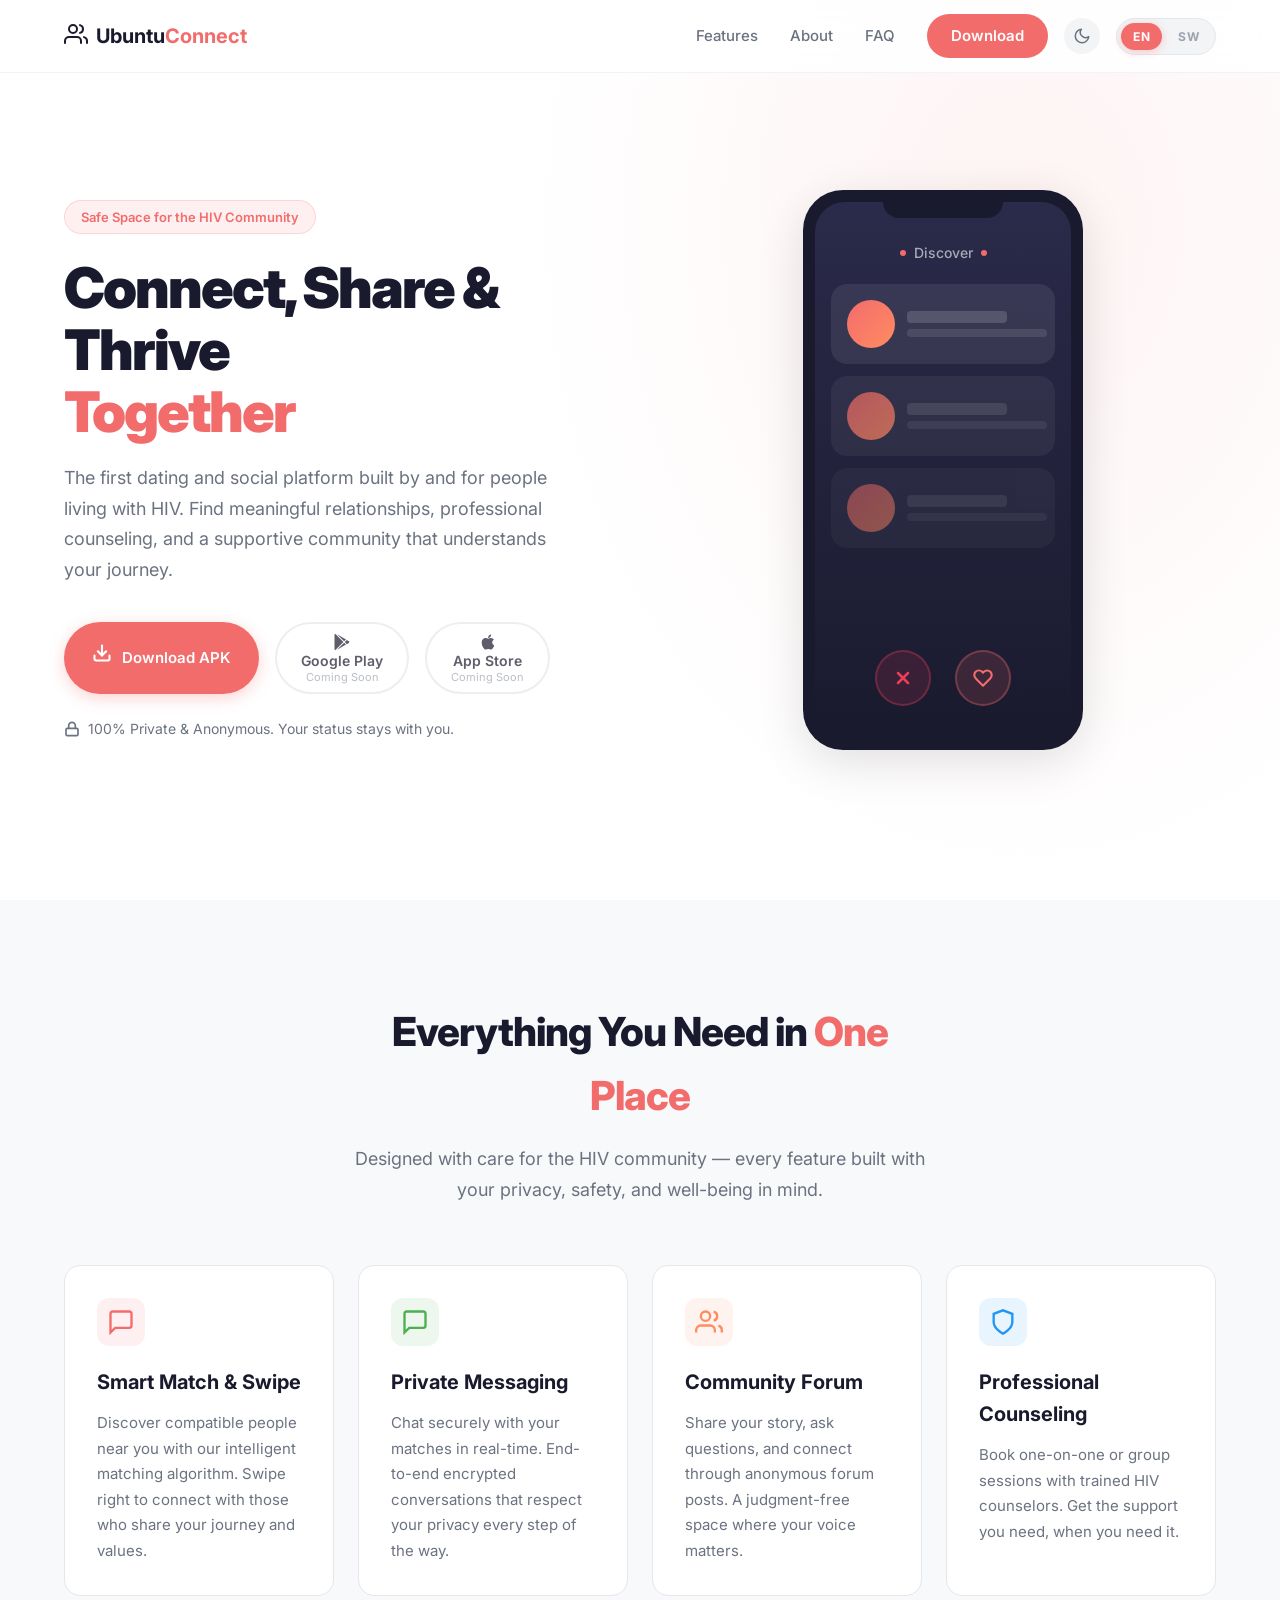
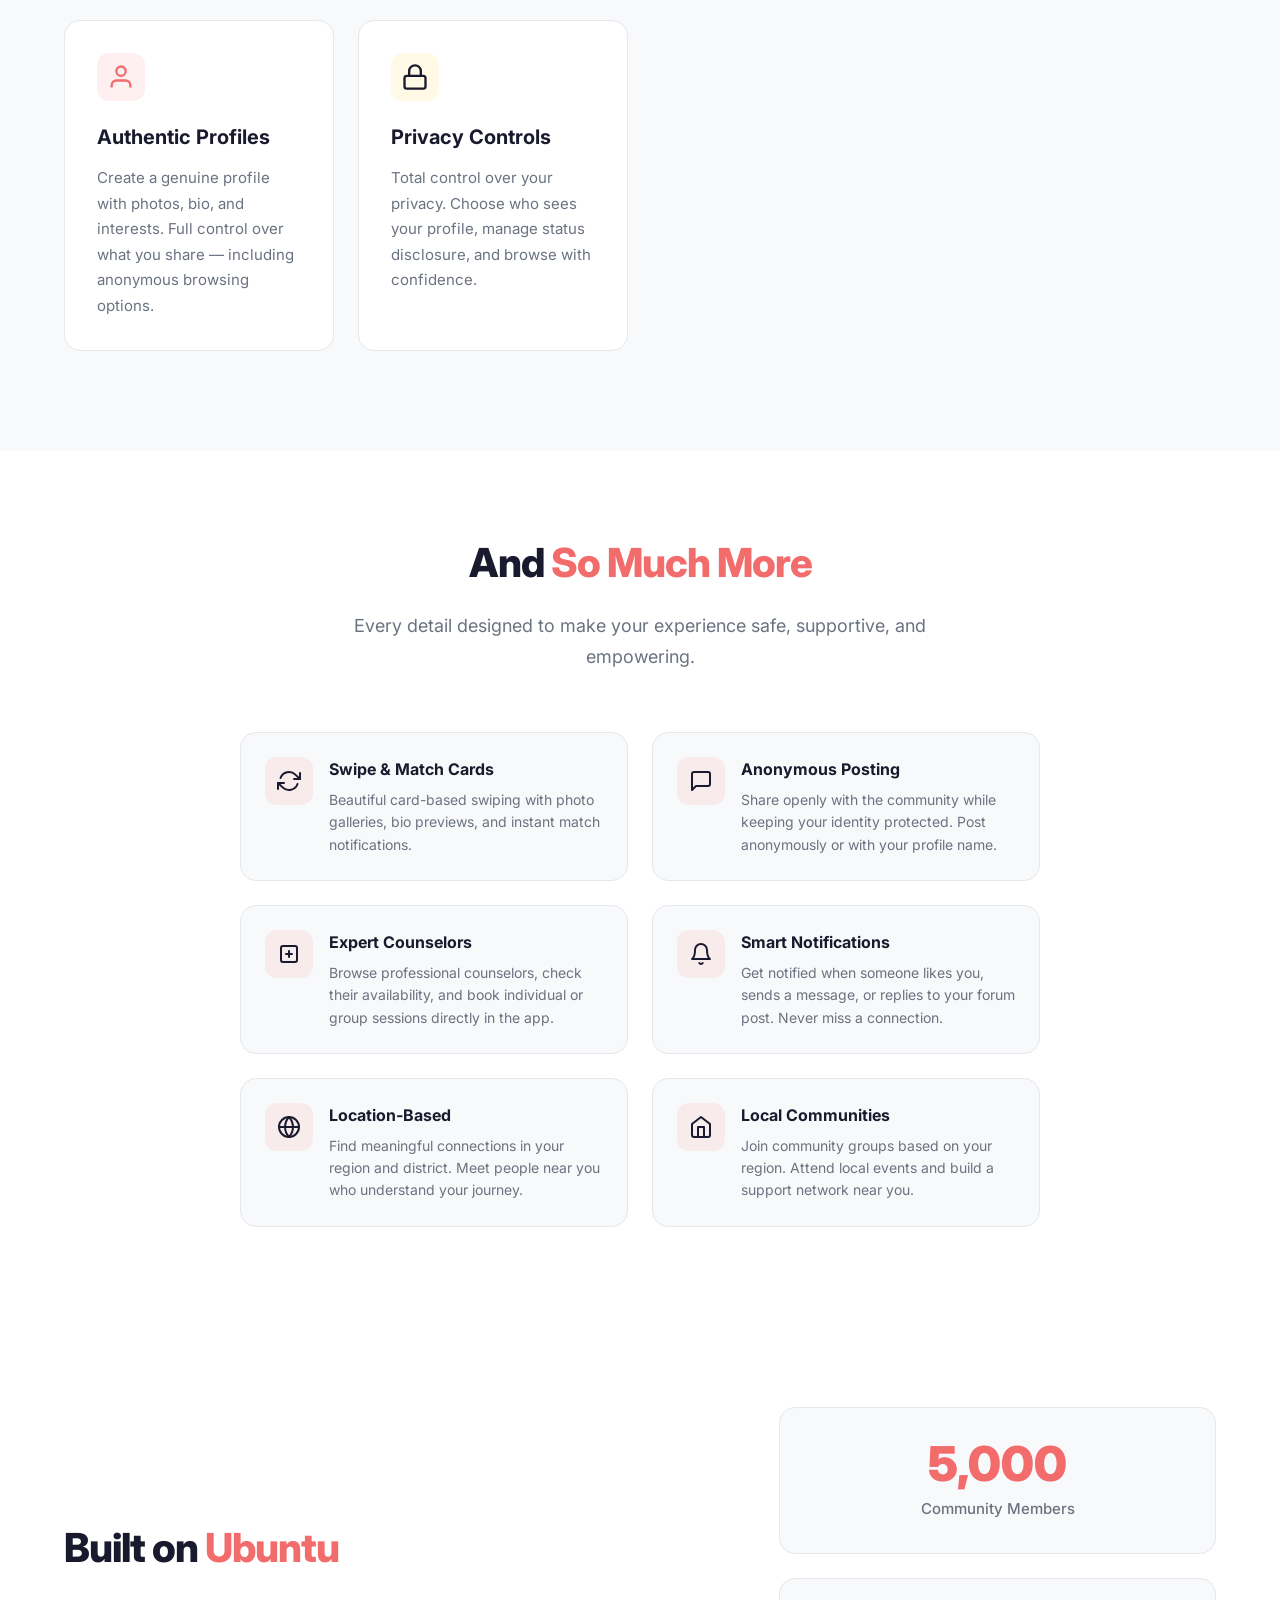
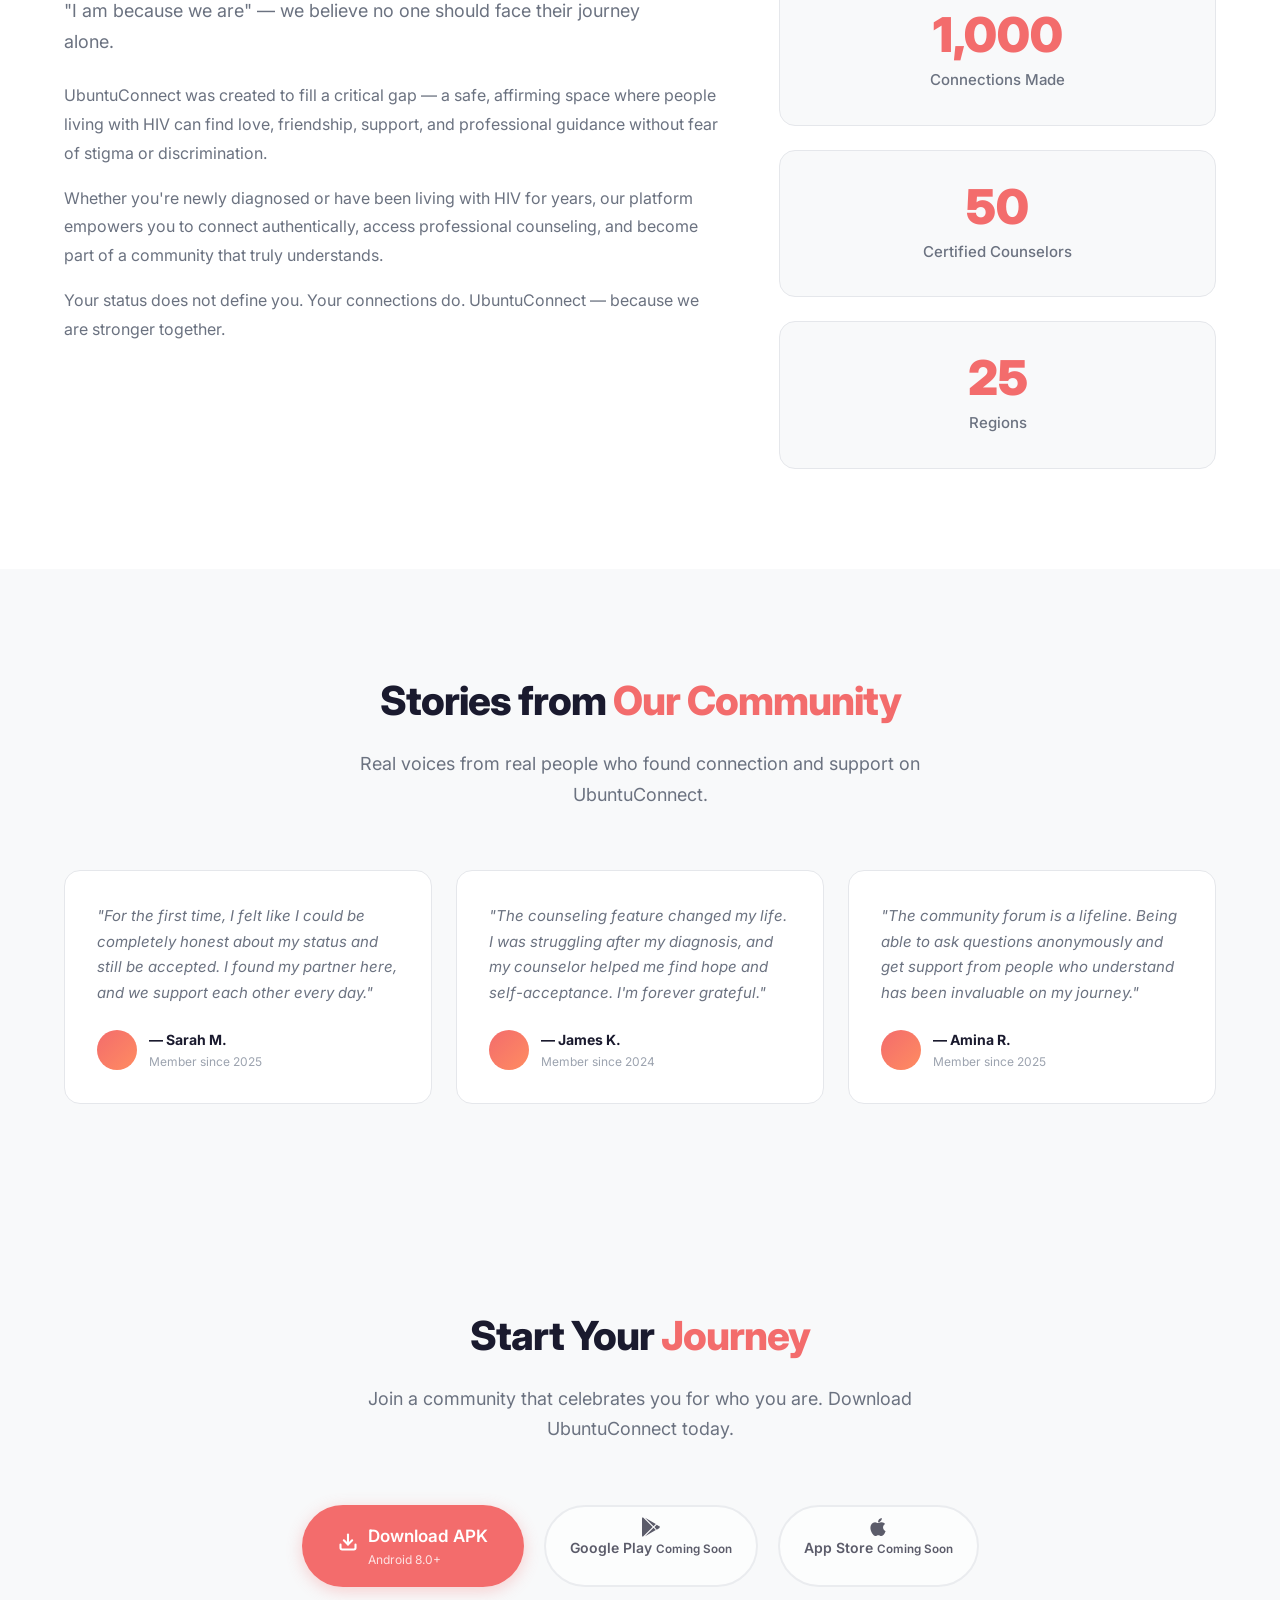
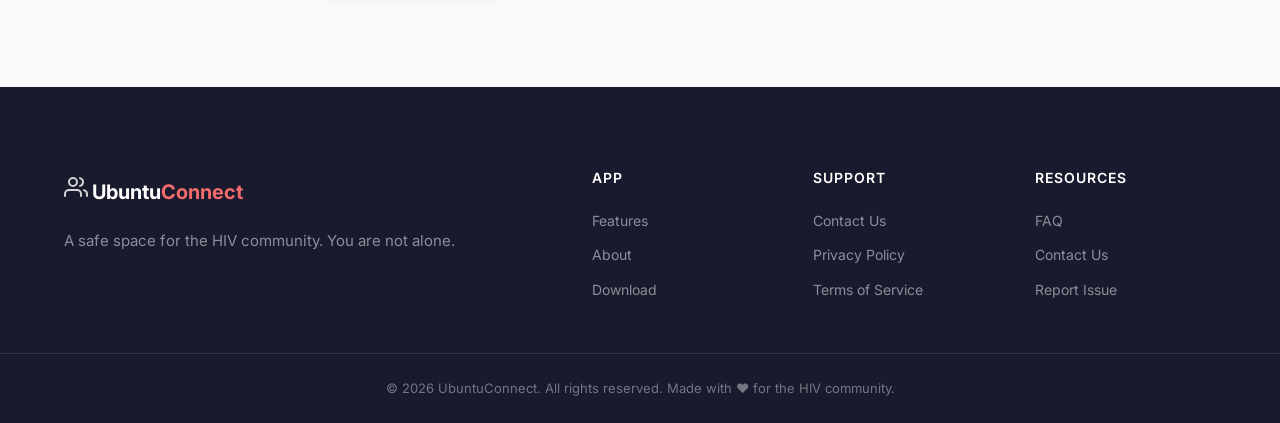
<file: index.html>
<!DOCTYPE html>
<html lang="en">
<head>
  <meta charset="UTF-8" />
  <meta name="viewport" content="width=device-width, initial-scale=1.0" />
  <title data-i18n="page_title">UbuntuConnect - HIV Dating & Support Community</title>
  <meta name="description" content="UbuntuConnect - A safe dating and support community for people living with HIV. Connect, share, and build meaningful relationships." />
  <link rel="icon" type="image/png" href="assets/favicon.png" />
  <link rel="preconnect" href="https://fonts.googleapis.com" />
  <link rel="preconnect" href="https://fonts.gstatic.com" crossorigin />
  <link href="https://fonts.googleapis.com/css2?family=Inter:wght@400;500;600;700;800;900&display=swap" rel="stylesheet" />
  <link rel="stylesheet" href="css/style.css" />
</head>
<body>
  <nav class="navbar">
    <div class="container nav-container">
      <div class="nav-logo">
        <span class="logo-icon">
          <svg viewBox="0 0 24 24" width="24" height="24" fill="none" stroke="currentColor" stroke-width="2" stroke-linecap="round" stroke-linejoin="round"><path d="M17 21v-2a4 4 0 0 0-4-4H5a4 4 0 0 0-4 4v2"/><circle cx="9" cy="7" r="4"/><path d="M23 21v-2a4 4 0 0 0-3-3.87"/><path d="M16 3.13a4 4 0 0 1 0 7.75"/></svg>
        </span>
        <span class="logo-text">Ubuntu<span class="logo-highlight">Connect</span></span>
      </div>
      <div class="nav-right">
        <div class="nav-links">
          <a href="#features" data-i18n="nav_features">Features</a>
          <a href="#about" data-i18n="nav_about">About</a>
          <a href="help-faq.html" data-i18n="nav_faq">FAQ</a>
          <a href="#download" class="nav-cta" data-i18n="nav_download">Download</a>
        </div>
        <button class="theme-toggle" onclick="toggleTheme()" aria-label="Toggle dark mode">
          <svg viewBox="0 0 24 24" width="18" height="18" fill="none" stroke="currentColor" stroke-width="2" stroke-linecap="round" stroke-linejoin="round"><path d="M21 12.79A9 9 0 1 1 11.21 3 7 7 0 0 0 21 12.79z"/></svg>
        </button>
        <div class="lang-switcher">
          <button class="lang-btn active" data-lang="en" onclick="setLanguage('en')">EN</button>
          <button class="lang-btn" data-lang="sw" onclick="setLanguage('sw')">SW</button>
        </div>
      </div>
    </div>
  </nav>

  <header class="hero" id="hero">
    <div class="container hero-container">
      <div class="hero-content">
        <div class="hero-badge" data-i18n="hero_badge">Safe Space for the HIV Community</div>
        <h1 data-i18n="hero_title">Connect, Share &amp; Thrive<br/><span class="highlight">Together</span></h1>
        <p class="hero-subtitle" data-i18n="hero_subtitle">
          The first dating and social platform built by and for people living with HIV. Find meaningful relationships, professional counseling, and a supportive community that understands your journey.
        </p>
        <div class="hero-buttons">
          <a href="#" class="btn btn-primary" onclick="downloadApk(event)">
            <span class="btn-icon">
              <svg viewBox="0 0 24 24" width="20" height="20" fill="none" stroke="currentColor" stroke-width="2.5" stroke-linecap="round" stroke-linejoin="round"><path d="M21 15v4a2 2 0 0 1-2 2H5a2 2 0 0 1-2-2v-4"/><polyline points="7 10 12 15 17 10"/><line x1="12" y1="15" x2="12" y2="3"/></svg>
            </span>
            <span data-i18n="btn_download_apk">Download APK</span>
          </a>
          <a href="#" class="btn btn-store disabled" data-i18n-title="coming_soon" title="Coming Soon">
            <span class="btn-store-icon">
              <svg viewBox="0 0 24 24" width="20" height="20" fill="currentColor"><path d="M3 20.5v-17c0-.59.34-1.11.84-1.35L13.69 12l-9.85 9.85c-.5-.24-.84-.76-.84-1.35zm13.81-5.38L6.05 21.34l8.49-8.49 2.27 2.27zm3.35-4.31c.34.27.59.69.59 1.19s-.25.92-.59 1.19l-2.42 1.44L15.46 12l2.28-2.28 2.42 1.44zM6.05 2.66l10.76 6.22-2.27 2.27-8.49-8.49z"/></svg>
            </span>
            <span data-i18n="btn_google_play">Google Play</span>
            <span class="btn-subtitle" data-i18n="coming_soon">Coming Soon</span>
          </a>
          <a href="#" class="btn btn-store disabled" data-i18n-title="coming_soon" title="Coming Soon">
            <span class="btn-store-icon">
              <svg viewBox="0 0 24 24" width="20" height="20" fill="currentColor"><path d="M17.05 20.28c-.98.95-2.05.88-3.08.4-1.09-.5-2.08-.48-3.24 0-1.44.62-2.2.44-3.06-.4C2.79 15.25 3.51 7.59 9.05 7.31c1.35.07 2.29.74 3.08.8 1.18-.24 2.31-.93 3.57-.84 1.51.12 2.65.72 3.4 1.8-3.12 1.87-2.38 5.98.48 7.13-.57 1.5-1.31 2.99-2.54 4.09zM12.03 7.25c-.15-2.23 1.66-4.07 3.74-4.25.29 2.58-2.34 4.5-3.74 4.25z"/></svg>
            </span>
            <span data-i18n="btn_app_store">App Store</span>
            <span class="btn-subtitle" data-i18n="coming_soon">Coming Soon</span>
          </a>
        </div>
        <div class="hero-trust">
          <svg viewBox="0 0 24 24" width="16" height="16" fill="none" stroke="currentColor" stroke-width="2.5" stroke-linecap="round" stroke-linejoin="round"><rect x="3" y="11" width="18" height="11" rx="2" ry="2"/><path d="M7 11V7a5 5 0 0 1 10 0v4"/></svg>
          <span data-i18n="hero_private">100% Private &amp; Anonymous. Your status stays with you.</span>
        </div>
      </div>
      <div class="hero-mockup">
        <div class="phone-frame">
          <div class="phone-notch"></div>
          <div class="phone-screen">
            <div class="mockup-header">
              <div class="mockup-dot"></div>
              <span data-i18n="mockup_discover">Discover</span>
              <div class="mockup-dot"></div>
            </div>
            <div class="mockup-card">
              <div class="mockup-avatar"></div>
              <div class="mockup-info">
                <div class="mockup-name"></div>
                <div class="mockup-detail"></div>
              </div>
            </div>
            <div class="mockup-card card-2">
              <div class="mockup-avatar"></div>
              <div class="mockup-info">
                <div class="mockup-name"></div>
                <div class="mockup-detail"></div>
              </div>
            </div>
            <div class="mockup-card card-3">
              <div class="mockup-avatar"></div>
              <div class="mockup-info">
                <div class="mockup-name"></div>
                <div class="mockup-detail"></div>
              </div>
            </div>
            <div class="mockup-actions">
              <div class="mockup-btn nope"><svg viewBox="0 0 24 24" width="20" height="20" fill="none" stroke="currentColor" stroke-width="3" stroke-linecap="round" stroke-linejoin="round"><line x1="18" y1="6" x2="6" y2="18"/><line x1="6" y1="6" x2="18" y2="18"/></svg></div>
              <div class="mockup-btn heart"><svg viewBox="0 0 24 24" width="20" height="20" fill="none" stroke="#F36C6C" stroke-width="2.5" stroke-linecap="round" stroke-linejoin="round"><path d="M20.84 4.61a5.5 5.5 0 0 0-7.78 0L12 5.67l-1.06-1.06a5.5 5.5 0 0 0-7.78 7.78l1.06 1.06L12 21.23l7.78-7.78 1.06-1.06a5.5 5.5 0 0 0 0-7.78z"/></svg></div>
            </div>
          </div>
        </div>
      </div>
    </div>
  </header>

  <section class="features" id="features">
    <div class="container">
      <div class="section-header">
        <h2 data-i18n="features_title">Everything You Need in <span class="highlight">One Place</span></h2>
        <p data-i18n="features_subtitle">Designed with care for the HIV community &mdash; every feature built with your privacy, safety, and well-being in mind.</p>
      </div>
      <div class="features-grid">
        <div class="feature-card">
          <div class="feature-icon swiper-icon">
            <svg viewBox="0 0 24 24" fill="none" stroke="currentColor" stroke-width="2"><path d="M21 15a2 2 0 0 1-2 2H7l-4 4V5a2 2 0 0 1 2-2h14a2 2 0 0 1 2 2z"/></svg>
          </div>
          <h3 data-i18n="feature_match_title">Smart Match &amp; Swipe</h3>
          <p data-i18n="feature_match_desc">Discover compatible people near you with our intelligent matching algorithm. Swipe right to connect with those who share your journey and values.</p>
        </div>
        <div class="feature-card">
          <div class="feature-icon chat-icon">
            <svg viewBox="0 0 24 24" fill="none" stroke="currentColor" stroke-width="2"><path d="M21 15a2 2 0 0 1-2 2H7l-4 4V5a2 2 0 0 1 2-2h14a2 2 0 0 1 2 2z"/></svg>
          </div>
          <h3 data-i18n="feature_chat_title">Private Messaging</h3>
          <p data-i18n="feature_chat_desc">Chat securely with your matches in real-time. End-to-end encrypted conversations that respect your privacy every step of the way.</p>
        </div>
        <div class="feature-card">
          <div class="feature-icon community-icon">
            <svg viewBox="0 0 24 24" fill="none" stroke="currentColor" stroke-width="2"><path d="M17 21v-2a4 4 0 0 0-4-4H5a4 4 0 0 0-4 4v2"/><circle cx="9" cy="7" r="4"/><path d="M23 21v-2a4 4 0 0 0-3-3.87"/><path d="M16 3.13a4 4 0 0 1 0 7.75"/></svg>
          </div>
          <h3 data-i18n="feature_community_title">Community Forum</h3>
          <p data-i18n="feature_community_desc">Share your story, ask questions, and connect through anonymous forum posts. A judgment-free space where your voice matters.</p>
        </div>
        <div class="feature-card">
          <div class="feature-icon support-icon">
            <svg viewBox="0 0 24 24" fill="none" stroke="currentColor" stroke-width="2"><path d="M12 22s8-4 8-10V5l-8-3-8 3v7c0 6 8 10 8 10z"/></svg>
          </div>
          <h3 data-i18n="feature_counseling_title">Professional Counseling</h3>
          <p data-i18n="feature_counseling_desc">Book one-on-one or group sessions with trained HIV counselors. Get the support you need, when you need it.</p>
        </div>
        <div class="feature-card">
          <div class="feature-icon profile-icon">
            <svg viewBox="0 0 24 24" fill="none" stroke="currentColor" stroke-width="2"><path d="M20 21v-2a4 4 0 0 0-4-4H8a4 4 0 0 0-4 4v2"/><circle cx="12" cy="7" r="4"/></svg>
          </div>
          <h3 data-i18n="feature_profile_title">Authentic Profiles</h3>
          <p data-i18n="feature_profile_desc">Create a genuine profile with photos, bio, and interests. Full control over what you share &mdash; including anonymous browsing options.</p>
        </div>
        <div class="feature-card">
          <div class="feature-icon privacy-icon">
            <svg viewBox="0 0 24 24" fill="none" stroke="currentColor" stroke-width="2"><rect x="3" y="11" width="18" height="11" rx="2" ry="2"/><path d="M7 11V7a5 5 0 0 1 10 0v4"/></svg>
          </div>
          <h3 data-i18n="feature_privacy_title">Privacy Controls</h3>
          <p data-i18n="feature_privacy_desc">Total control over your privacy. Choose who sees your profile, manage status disclosure, and browse with confidence.</p>
        </div>
      </div>
    </div>
  </section>

  <section class="features-extended" id="more-features">
    <div class="container">
      <div class="section-header">
        <h2 data-i18n="more_features_title">And <span class="highlight">So Much More</span></h2>
        <p data-i18n="more_features_subtitle">Every detail designed to make your experience safe, supportive, and empowering.</p>
      </div>
      <div class="extended-grid">
        <div class="ext-feature">
          <div class="ext-icon"><svg viewBox="0 0 24 24" width="24" height="24" fill="none" stroke="currentColor" stroke-width="2" stroke-linecap="round" stroke-linejoin="round"><polyline points="23 4 23 10 17 10"/><polyline points="1 20 1 14 7 14"/><path d="M3.51 9a9 9 0 0 1 14.85-3.36L23 10M1 14l4.64 4.36A9 9 0 0 0 20.49 15"/></svg></div>
          <div>
            <h3 data-i18n="ext_swipe_title">Swipe &amp; Match Cards</h3>
            <p data-i18n="ext_swipe_desc">Beautiful card-based swiping with photo galleries, bio previews, and instant match notifications.</p>
          </div>
        </div>
        <div class="ext-feature">
          <div class="ext-icon"><svg viewBox="0 0 24 24" width="24" height="24" fill="none" stroke="currentColor" stroke-width="2" stroke-linecap="round" stroke-linejoin="round"><path d="M21 15a2 2 0 0 1-2 2H7l-4 4V5a2 2 0 0 1 2-2h14a2 2 0 0 1 2 2z"/></svg></div>
          <div>
            <h3 data-i18n="ext_forum_title">Anonymous Posting</h3>
            <p data-i18n="ext_forum_desc">Share openly with the community while keeping your identity protected. Post anonymously or with your profile name.</p>
          </div>
        </div>
        <div class="ext-feature">
          <div class="ext-icon"><svg viewBox="0 0 24 24" width="24" height="24" fill="none" stroke="currentColor" stroke-width="2" stroke-linecap="round" stroke-linejoin="round"><rect x="4" y="4" width="16" height="16" rx="2"/><line x1="9" y1="12" x2="15" y2="12"/><line x1="12" y1="9" x2="12" y2="15"/></svg></div>
          <div>
            <h3 data-i18n="ext_counselor_title">Expert Counselors</h3>
            <p data-i18n="ext_counselor_desc">Browse professional counselors, check their availability, and book individual or group sessions directly in the app.</p>
          </div>
        </div>
        <div class="ext-feature">
          <div class="ext-icon"><svg viewBox="0 0 24 24" width="24" height="24" fill="none" stroke="currentColor" stroke-width="2" stroke-linecap="round" stroke-linejoin="round"><path d="M18 8A6 6 0 0 0 6 8c0 7-3 9-3 9h18s-3-2-3-9"/><path d="M13.73 21a2 2 0 0 1-3.46 0"/></svg></div>
          <div>
            <h3 data-i18n="ext_notif_title">Smart Notifications</h3>
            <p data-i18n="ext_notif_desc">Get notified when someone likes you, sends a message, or replies to your forum post. Never miss a connection.</p>
          </div>
        </div>
        <div class="ext-feature">
          <div class="ext-icon"><svg viewBox="0 0 24 24" width="24" height="24" fill="none" stroke="currentColor" stroke-width="2" stroke-linecap="round" stroke-linejoin="round"><circle cx="12" cy="12" r="10"/><line x1="2" y1="12" x2="22" y2="12"/><path d="M12 2a15.3 15.3 0 0 1 4 10 15.3 15.3 0 0 1-4 10 15.3 15.3 0 0 1-4-10 15.3 15.3 0 0 1 4-10z"/></svg></div>
          <div>
            <h3 data-i18n="ext_location_title">Location-Based</h3>
            <p data-i18n="ext_location_desc">Find meaningful connections in your region and district. Meet people near you who understand your journey.</p>
          </div>
        </div>
        <div class="ext-feature">
          <div class="ext-icon"><svg viewBox="0 0 24 24" width="24" height="24" fill="none" stroke="currentColor" stroke-width="2" stroke-linecap="round" stroke-linejoin="round"><path d="M3 9l9-7 9 7v11a2 2 0 0 1-2 2H5a2 2 0 0 1-2-2z"/><polyline points="9 22 9 12 15 12 15 22"/></svg></div>
          <div>
            <h3 data-i18n="ext_community_title">Local Communities</h3>
            <p data-i18n="ext_community_desc">Join community groups based on your region. Attend local events and build a support network near you.</p>
          </div>
        </div>
      </div>
    </div>
  </section>

  <section class="about" id="about">
    <div class="container about-container">
      <div class="about-content">
        <div class="section-header left">
          <h2 data-i18n="about_title">Built on <span class="highlight">Ubuntu</span></h2>
          <p data-i18n="about_subtitle">"I am because we are" &mdash; we believe no one should face their journey alone.</p>
        </div>
        <div class="about-text">
          <p data-i18n="about_text_1">UbuntuConnect was created to fill a critical gap &mdash; a safe, affirming space where people living with HIV can find love, friendship, support, and professional guidance without fear of stigma or discrimination.</p>
          <p data-i18n="about_text_2">Whether you're newly diagnosed or have been living with HIV for years, our platform empowers you to connect authentically, access professional counseling, and become part of a community that truly understands.</p>
          <p data-i18n="about_text_3">Your status does not define you. Your connections do. UbuntuConnect &mdash; because we are stronger together.</p>
        </div>
      </div>
      <div class="about-stats">
        <div class="stat">
          <span class="stat-number count-up" data-target="5000">0</span>
          <span class="stat-label" data-i18n="stat_users">Community Members</span>
        </div>
        <div class="stat">
          <span class="stat-number count-up" data-target="1000">0</span>
          <span class="stat-label" data-i18n="stat_matches">Connections Made</span>
        </div>
        <div class="stat">
          <span class="stat-number count-up" data-target="50">0</span>
          <span class="stat-label" data-i18n="stat_counselors">Certified Counselors</span>
        </div>
        <div class="stat">
          <span class="stat-number count-up" data-target="25">0</span>
          <span class="stat-label" data-i18n="stat_regions">Regions</span>
        </div>
      </div>
    </div>
  </section>

  <section class="testimonials">
    <div class="container">
      <div class="section-header">
        <h2 data-i18n="testimonial_title">Stories from <span class="highlight">Our Community</span></h2>
        <p data-i18n="testimonial_subtitle">Real voices from real people who found connection and support on UbuntuConnect.</p>
      </div>
      <div class="testimonial-grid">
        <div class="testimonial-card">
          <p data-i18n="testimonial_1">"For the first time, I felt like I could be completely honest about my status and still be accepted. I found my partner here, and we support each other every day."</p>
          <div class="testimonial-author">
            <div class="testimonial-avatar"></div>
            <div>
              <strong>&mdash; Sarah M.</strong>
              <span data-i18n="testimonial_1_role">Member since 2025</span>
            </div>
          </div>
        </div>
        <div class="testimonial-card">
          <p data-i18n="testimonial_2">"The counseling feature changed my life. I was struggling after my diagnosis, and my counselor helped me find hope and self-acceptance. I'm forever grateful."</p>
          <div class="testimonial-author">
            <div class="testimonial-avatar"></div>
            <div>
              <strong>&mdash; James K.</strong>
              <span data-i18n="testimonial_2_role">Member since 2024</span>
            </div>
          </div>
        </div>
        <div class="testimonial-card">
          <p data-i18n="testimonial_3">"The community forum is a lifeline. Being able to ask questions anonymously and get support from people who understand has been invaluable on my journey."</p>
          <div class="testimonial-author">
            <div class="testimonial-avatar"></div>
            <div>
              <strong>&mdash; Amina R.</strong>
              <span data-i18n="testimonial_3_role">Member since 2025</span>
            </div>
          </div>
        </div>
      </div>
    </div>
  </section>

  <section class="download" id="download">
    <div class="container download-container">
      <div class="section-header">
        <h2 data-i18n="download_title">Start Your <span class="highlight">Journey</span></h2>
        <p data-i18n="download_subtitle">Join a community that celebrates you for who you are. Download UbuntuConnect today.</p>
      </div>
      <div class="download-buttons">
        <a href="#" class="btn btn-primary download-btn" onclick="downloadApk(event)">
          <span class="btn-icon"><svg viewBox="0 0 24 24" width="20" height="20" fill="none" stroke="currentColor" stroke-width="2.5" stroke-linecap="round" stroke-linejoin="round"><path d="M21 15v4a2 2 0 0 1-2 2H5a2 2 0 0 1-2-2v-4"/><polyline points="7 10 12 15 17 10"/><line x1="12" y1="15" x2="12" y2="3"/></svg></span>
          <span>
            <span data-i18n="btn_download_apk">Download APK</span>
            <small data-i18n="android_version">Android 8.0+</small>
          </span>
        </a>
        <a href="#" class="btn btn-store disabled">
          <span class="btn-store-icon">
            <svg viewBox="0 0 24 24" width="24" height="24" fill="currentColor"><path d="M3 20.5v-17c0-.59.34-1.11.84-1.35L13.69 12l-9.85 9.85c-.5-.24-.84-.76-.84-1.35zm13.81-5.38L6.05 21.34l8.49-8.49 2.27 2.27zm3.35-4.31c.34.27.59.69.59 1.19s-.25.92-.59 1.19l-2.42 1.44L15.46 12l2.28-2.28 2.42 1.44zM6.05 2.66l10.76 6.22-2.27 2.27-8.49-8.49z"/></svg>
          </span>
          <span>
            <span data-i18n="btn_google_play">Google Play</span>
            <small data-i18n="coming_soon">Coming Soon</small>
          </span>
        </a>
        <a href="#" class="btn btn-store disabled">
          <span class="btn-store-icon">
            <svg viewBox="0 0 24 24" width="24" height="24" fill="currentColor"><path d="M17.05 20.28c-.98.95-2.05.88-3.08.4-1.09-.5-2.08-.48-3.24 0-1.44.62-2.2.44-3.06-.4C2.79 15.25 3.51 7.59 9.05 7.31c1.35.07 2.29.74 3.08.8 1.18-.24 2.31-.93 3.57-.84 1.51.12 2.65.72 3.4 1.8-3.12 1.87-2.38 5.98.48 7.13-.57 1.5-1.31 2.99-2.54 4.09zM12.03 7.25c-.15-2.23 1.66-4.07 3.74-4.25.29 2.58-2.34 4.5-3.74 4.25z"/></svg>
          </span>
          <span>
            <span data-i18n="btn_app_store">App Store</span>
            <small data-i18n="coming_soon">Coming Soon</small>
          </span>
        </a>
      </div>
    </div>
  </section>

  <footer class="footer">
    <div class="container footer-container">
      <div class="footer-brand">
        <span class="logo-icon"><svg viewBox="0 0 24 24" width="24" height="24" fill="none" stroke="currentColor" stroke-width="2" stroke-linecap="round" stroke-linejoin="round"><path d="M17 21v-2a4 4 0 0 0-4-4H5a4 4 0 0 0-4 4v2"/><circle cx="9" cy="7" r="4"/><path d="M23 21v-2a4 4 0 0 0-3-3.87"/><path d="M16 3.13a4 4 0 0 1 0 7.75"/></svg></span>
        <span class="logo-text">Ubuntu<span class="logo-highlight">Connect</span></span>
        <p class="footer-tagline" data-i18n="footer_tagline">A safe space for the HIV community. You are not alone.</p>
      </div>
      <div class="footer-links">
        <div class="footer-col">
          <h4 data-i18n="footer_app">App</h4>
          <a href="#features" data-i18n="nav_features">Features</a>
          <a href="#about" data-i18n="nav_about">About</a>
          <a href="#download" data-i18n="nav_download">Download</a>
        </div>
        <div class="footer-col">
          <h4 data-i18n="footer_support">Support</h4>
          <a href="mailto:support@ubuntuconnect.co.tz" data-i18n="footer_contact">Contact Us</a>
          <a href="#" data-i18n="footer_privacy">Privacy Policy</a>
          <a href="#" data-i18n="footer_terms">Terms of Service</a>
        </div>
        <div class="footer-col">
          <h4 data-i18n="footer_resources">Resources</h4>
          <a href="help-faq.html" data-i18n="resource_faq">FAQ</a>
          <a href="contact-support.html" data-i18n="footer_contact">Contact Us</a>
          <a href="report-issue.html">Report Issue</a>
        </div>
      </div>
    </div>
    <div class="footer-bottom">
      <div class="container">
        <p data-i18n="footer_copyright">&copy; 2026 UbuntuConnect. All rights reserved. Made with <svg viewBox="0 0 24 24" width="14" height="14" fill="#F36C6C" stroke="#F36C6C" stroke-width="2" stroke-linecap="round" stroke-linejoin="round"><path d="M20.84 4.61a5.5 5.5 0 0 0-7.78 0L12 5.67l-1.06-1.06a5.5 5.5 0 0 0-7.78 7.78l1.06 1.06L12 21.23l7.78-7.78 1.06-1.06a5.5 5.5 0 0 0 0-7.78z"/></svg> for the HIV community.</p>
      </div>
    </div>
  </footer>

  <div id="apk-modal" class="modal">
    <div class="modal-content">
      <button class="modal-close" onclick="closeModal()"><svg viewBox="0 0 24 24" width="20" height="20" fill="none" stroke="currentColor" stroke-width="3" stroke-linecap="round" stroke-linejoin="round"><line x1="18" y1="6" x2="6" y2="18"/><line x1="6" y1="6" x2="18" y2="18"/></svg></button>
      <div class="modal-icon"><svg viewBox="0 0 24 24" width="32" height="32" fill="none" stroke="#F36C6C" stroke-width="2" stroke-linecap="round" stroke-linejoin="round"><path d="M21 15v4a2 2 0 0 1-2 2H5a2 2 0 0 1-2-2v-4"/><polyline points="7 10 12 15 17 10"/><line x1="12" y1="15" x2="12" y2="3"/></svg></div>
      <h2 data-i18n="modal_title">Download UbuntuConnect</h2>
      <p data-i18n="modal_desc">Enter your email to receive the APK download link:</p>
      <form onsubmit="handleDownload(event)">
        <input type="email" id="email-input" data-i18n-placeholder="modal_placeholder" placeholder="your@email.com" required />
        <button type="submit" class="btn btn-primary modal-btn" data-i18n="modal_btn">Send Download Link</button>
      </form>
      <a href="#" class="modal-direct" onclick="directDownload(event)" data-i18n="modal_direct">Or download directly</a>
    </div>
  </div>

  <script src="js/i18n.js"></script>
  <script src="js/main.js"></script>
</body>
</html>
</file>
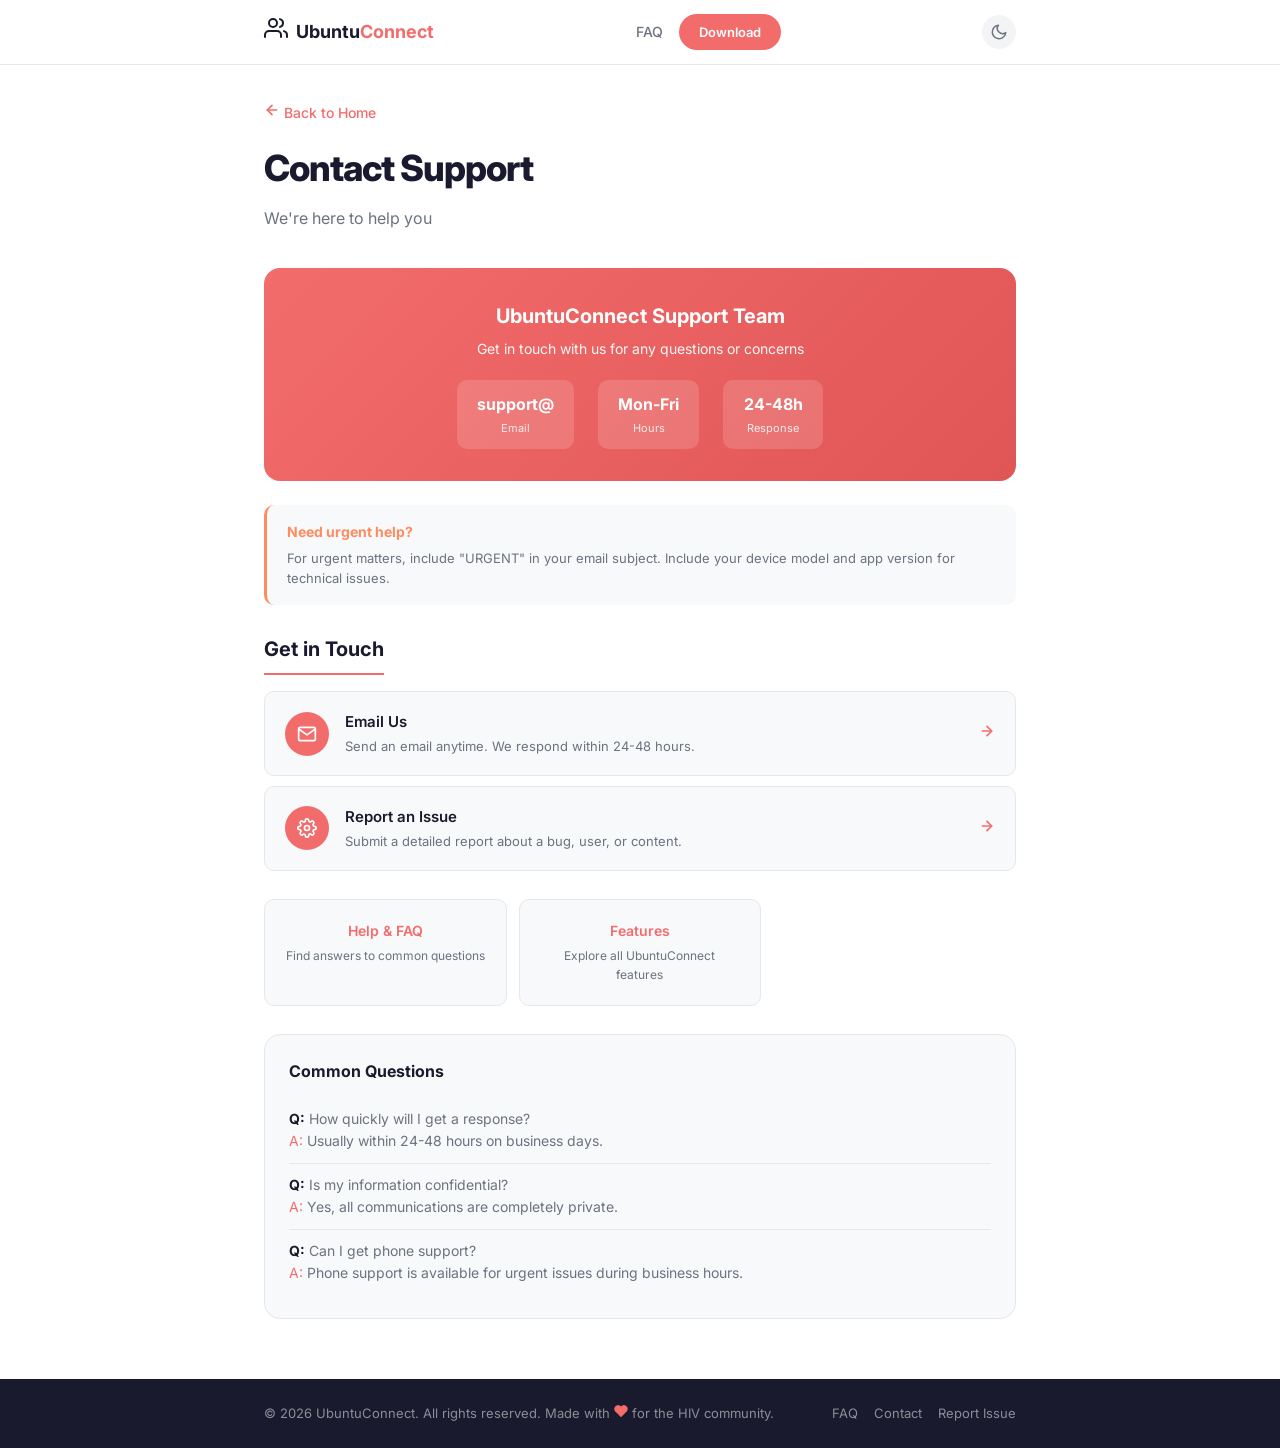
<file: contact-support.html>
<!DOCTYPE html>
<html lang="en">
<head>
  <meta charset="UTF-8" />
  <meta name="viewport" content="width=device-width, initial-scale=1.0" />
  <title>Contact Support - UbuntuConnect</title>
  <meta name="description" content="Get in touch with UbuntuConnect support team. We're here to help with any questions or concerns." />
  <link rel="icon" type="image/png" href="assets/favicon.png" />
  <link rel="preconnect" href="https://fonts.googleapis.com" />
  <link rel="preconnect" href="https://fonts.gstatic.com" crossorigin />
  <link href="https://fonts.googleapis.com/css2?family=Inter:wght@400;500;600;700;800;900&display=swap" rel="stylesheet" />
  <link rel="stylesheet" href="css/subpages.css" />
</head>
<body>
  <nav class="sub-navbar">
    <div class="container nav-container">
      <a href="index.html" class="nav-logo">
        <span class="logo-icon"><svg viewBox="0 0 24 24" width="24" height="24" fill="none" stroke="currentColor" stroke-width="2" stroke-linecap="round" stroke-linejoin="round"><path d="M17 21v-2a4 4 0 0 0-4-4H5a4 4 0 0 0-4 4v2"/><circle cx="9" cy="7" r="4"/><path d="M23 21v-2a4 4 0 0 0-3-3.87"/><path d="M16 3.13a4 4 0 0 1 0 7.75"/></svg></span>
        <span class="logo-text">Ubuntu<span class="logo-highlight">Connect</span></span>
      </a>
      <div class="nav-right">
        <a href="help-faq.html" class="nav-link">FAQ</a>
        <a href="index.html#download" class="nav-cta">Download</a>
      </div>
      <button class="theme-toggle" onclick="toggleTheme()" aria-label="Toggle dark mode">
        <svg viewBox="0 0 24 24" width="18" height="18" fill="none" stroke="currentColor" stroke-width="2" stroke-linecap="round" stroke-linejoin="round"><path d="M21 12.79A9 9 0 1 1 11.21 3 7 7 0 0 0 21 12.79z"/></svg>
      </button>
    </div>
  </nav>

  <main class="page-content">
    <div class="container">
      <div class="page-header">
        <a href="index.html" class="back-link"><svg viewBox="0 0 24 24" width="16" height="16" fill="none" stroke="currentColor" stroke-width="2.5" stroke-linecap="round" stroke-linejoin="round"><line x1="19" y1="12" x2="5" y2="12"/><polyline points="12 19 5 12 12 5"/></svg> Back to Home</a>
        <h1>Contact Support</h1>
        <p class="page-subtitle">We're here to help you</p>
      </div>

      <div class="support-banner">
        <h2>UbuntuConnect Support Team</h2>
        <p>Get in touch with us for any questions or concerns</p>
        <div class="stats-row">
          <div class="stat-item">
            <span class="stat-num">support@</span>
            <span class="stat-lbl">Email</span>
          </div>
          <div class="stat-item">
            <span class="stat-num">Mon-Fri</span>
            <span class="stat-lbl">Hours</span>
          </div>
          <div class="stat-item">
            <span class="stat-num">24-48h</span>
            <span class="stat-lbl">Response</span>
          </div>
        </div>
      </div>

      <div class="urgent-note">
        <strong>Need urgent help?</strong>
        <p>For urgent matters, include "URGENT" in your email subject. Include your device model and app version for technical issues.</p>
      </div>

      <div class="contact-methods">
        <h2 class="section-title">Get in Touch</h2>

        <a href="mailto:support@ubuntuconnect.co.tz?subject=Support%20Request&body=Hello%20UbuntuConnect%20Support%2C%0A%0AI%20need%20help%20with%3A%0A%0A%5BDescribe%20your%20issue%20here%5D%0A%0AThank%20you" class="contact-card">
          <div class="contact-icon"><svg viewBox="0 0 24 24" width="20" height="20" fill="none" stroke="currentColor" stroke-width="2" stroke-linecap="round" stroke-linejoin="round"><path d="M4 4h16c1.1 0 2 .9 2 2v12c0 1.1-.9 2-2 2H4c-1.1 0-2-.9-2-2V6c0-1.1.9-2 2-2z"/><polyline points="22,6 12,13 2,6"/></svg></div>
          <div class="contact-info">
            <h3>Email Us</h3>
            <p>Send an email anytime. We respond within 24-48 hours.</p>
          </div>
          <span class="contact-arrow"><svg viewBox="0 0 24 24" width="16" height="16" fill="none" stroke="currentColor" stroke-width="2.5" stroke-linecap="round" stroke-linejoin="round"><line x1="5" y1="12" x2="19" y2="12"/><polyline points="12 5 19 12 12 19"/></svg></span>
        </a>

        <a href="report-issue.html" class="contact-card">
          <div class="contact-icon"><svg viewBox="0 0 24 24" width="20" height="20" fill="none" stroke="currentColor" stroke-width="2" stroke-linecap="round" stroke-linejoin="round"><circle cx="12" cy="12" r="3"/><path d="M19.4 15a1.65 1.65 0 0 0 .33 1.82l.06.06a2 2 0 0 1-2.83 2.83l-.06-.06a1.65 1.65 0 0 0-1.82-.33 1.65 1.65 0 0 0-1 1.51V21a2 2 0 0 1-4 0v-.09A1.65 1.65 0 0 0 9 19.4a1.65 1.65 0 0 0-1.82.33l-.06.06a2 2 0 0 1-2.83-2.83l.06-.06A1.65 1.65 0 0 0 4.68 15a1.65 1.65 0 0 0-1.51-1H3a2 2 0 0 1 0-4h.09A1.65 1.65 0 0 0 4.6 9a1.65 1.65 0 0 0-.33-1.82l-.06-.06a2 2 0 0 1 2.83-2.83l.06.06A1.65 1.65 0 0 0 9 4.68a1.65 1.65 0 0 0 1-1.51V3a2 2 0 0 1 4 0v.09a1.65 1.65 0 0 0 1 1.51 1.65 1.65 0 0 0 1.82-.33l.06-.06a2 2 0 0 1 2.83 2.83l-.06.06A1.65 1.65 0 0 0 19.4 9a1.65 1.65 0 0 0 1.51 1H21a2 2 0 0 1 0 4h-.09a1.65 1.65 0 0 0-1.51 1z"/></svg></div>
          <div class="contact-info">
            <h3>Report an Issue</h3>
            <p>Submit a detailed report about a bug, user, or content.</p>
          </div>
          <span class="contact-arrow"><svg viewBox="0 0 24 24" width="16" height="16" fill="none" stroke="currentColor" stroke-width="2.5" stroke-linecap="round" stroke-linejoin="round"><line x1="5" y1="12" x2="19" y2="12"/><polyline points="12 5 19 12 12 19"/></svg></span>
        </a>
      </div>

      <div class="quick-links">
        <a href="help-faq.html" class="quick-card">
          <h3>Help &amp; FAQ</h3>
          <p>Find answers to common questions</p>
        </a>
        <a href="index.html#features" class="quick-card">
          <h3>Features</h3>
          <p>Explore all UbuntuConnect features</p>
        </a>
      </div>

      <div class="faq-preview">
        <h3>Common Questions</h3>
        <div class="faq-preview-item">
          <strong>Q:</strong> How quickly will I get a response?
          <br /><span>A:</span> Usually within 24-48 hours on business days.
        </div>
        <div class="faq-preview-item">
          <strong>Q:</strong> Is my information confidential?
          <br /><span>A:</span> Yes, all communications are completely private.
        </div>
        <div class="faq-preview-item">
          <strong>Q:</strong> Can I get phone support?
          <br /><span>A:</span> Phone support is available for urgent issues during business hours.
        </div>
      </div>
    </div>
  </main>

  <footer class="sub-footer">
    <div class="container footer-bottom">
      <p>&copy; 2026 UbuntuConnect. All rights reserved. Made with <svg viewBox="0 0 24 24" width="14" height="14" fill="#F36C6C" stroke="#F36C6C" stroke-width="2" stroke-linecap="round" stroke-linejoin="round"><path d="M20.84 4.61a5.5 5.5 0 0 0-7.78 0L12 5.67l-1.06-1.06a5.5 5.5 0 0 0-7.78 7.78l1.06 1.06L12 21.23l7.78-7.78 1.06-1.06a5.5 5.5 0 0 0 0-7.78z"/></svg> for the HIV community.</p>
      <div class="footer-page-links">
        <a href="help-faq.html">FAQ</a>
        <a href="contact-support.html">Contact</a>
        <a href="report-issue.html">Report Issue</a>
      </div>
    </div>
  </footer>
  <script>
(function(){var t=localStorage.getItem('theme');if(!t)t=window.matchMedia('(prefers-color-scheme:dark)').matches?'dark':'light';document.documentElement.setAttribute('data-theme',t);document.querySelectorAll('.theme-toggle svg').forEach(function(s){s.innerHTML=t==='dark'?'<circle cx=\"12\" cy=\"12\" r=\"5\"/><line x1=\"12\" y1=\"1\" x2=\"12\" y2=\"3\"/><line x1=\"12\" y1=\"21\" x2=\"12\" y2=\"23\"/><line x1=\"4.22\" y1=\"4.22\" x2=\"5.64\" y2=\"5.64\"/><line x1=\"18.36\" y1=\"18.36\" x2=\"19.78\" y2=\"19.78\"/><line x1=\"1\" y1=\"12\" x2=\"3\" y2=\"12\"/><line x1=\"21\" y1=\"12\" x2=\"23\" y2=\"12\"/><line x1=\"4.22\" y1=\"19.78\" x2=\"5.64\" y2=\"18.36\"/><line x1=\"18.36\" y1=\"5.64\" x2=\"19.78\" y2=\"4.22\"/>':'<path d=\"M21 12.79A9 9 0 1 1 11.21 3 7 7 0 0 0 21 12.79z\"/>'});window.toggleTheme=function(){var c=document.documentElement.getAttribute('data-theme')||'light',n=c==='dark'?'light':'dark';document.documentElement.classList.add('transitioning');document.documentElement.setAttribute('data-theme',n);localStorage.setItem('theme',n);document.querySelectorAll('.theme-toggle svg').forEach(function(s){s.innerHTML=n==='dark'?'<circle cx=\"12\" cy=\"12\" r=\"5\"/><line x1=\"12\" y1=\"1\" x2=\"12\" y2=\"3\"/><line x1=\"12\" y1=\"21\" x2=\"12\" y2=\"23\"/><line x1=\"4.22\" y1=\"4.22\" x2=\"5.64\" y2=\"5.64\"/><line x1=\"18.36\" y1=\"18.36\" x2=\"19.78\" y2=\"19.78\"/><line x1=\"1\" y1=\"12\" x2=\"3\" y2=\"12\"/><line x1=\"21\" y1=\"12\" x2=\"23\" y2=\"12\"/><line x1=\"4.22\" y1=\"19.78\" x2=\"5.64\" y2=\"18.36\"/><line x1=\"18.36\" y1=\"5.64\" x2=\"19.78\" y2=\"4.22\"/>':'<path d=\"M21 12.79A9 9 0 1 1 11.21 3 7 7 0 0 0 21 12.79z\"/>'});setTimeout(function(){document.documentElement.classList.remove('transitioning')},300)};})();
</script>
</body>
</html>
</file>
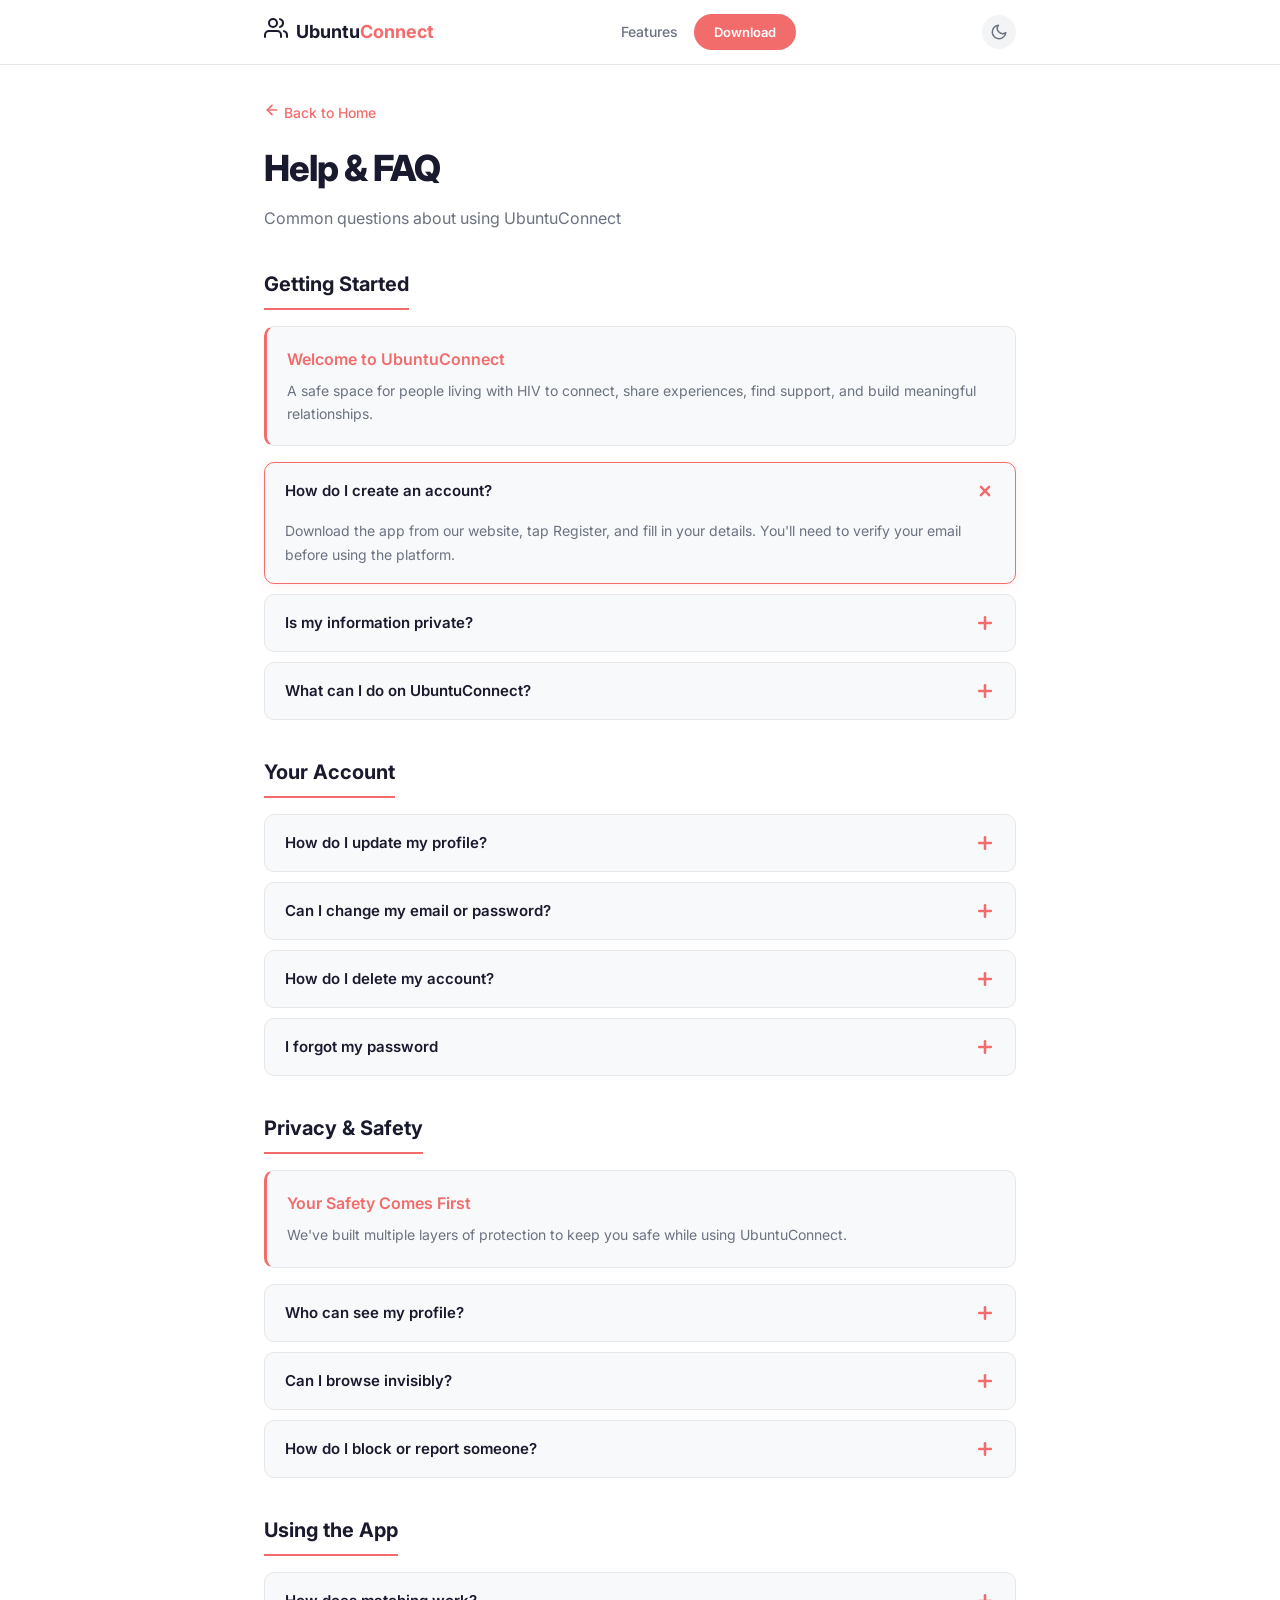
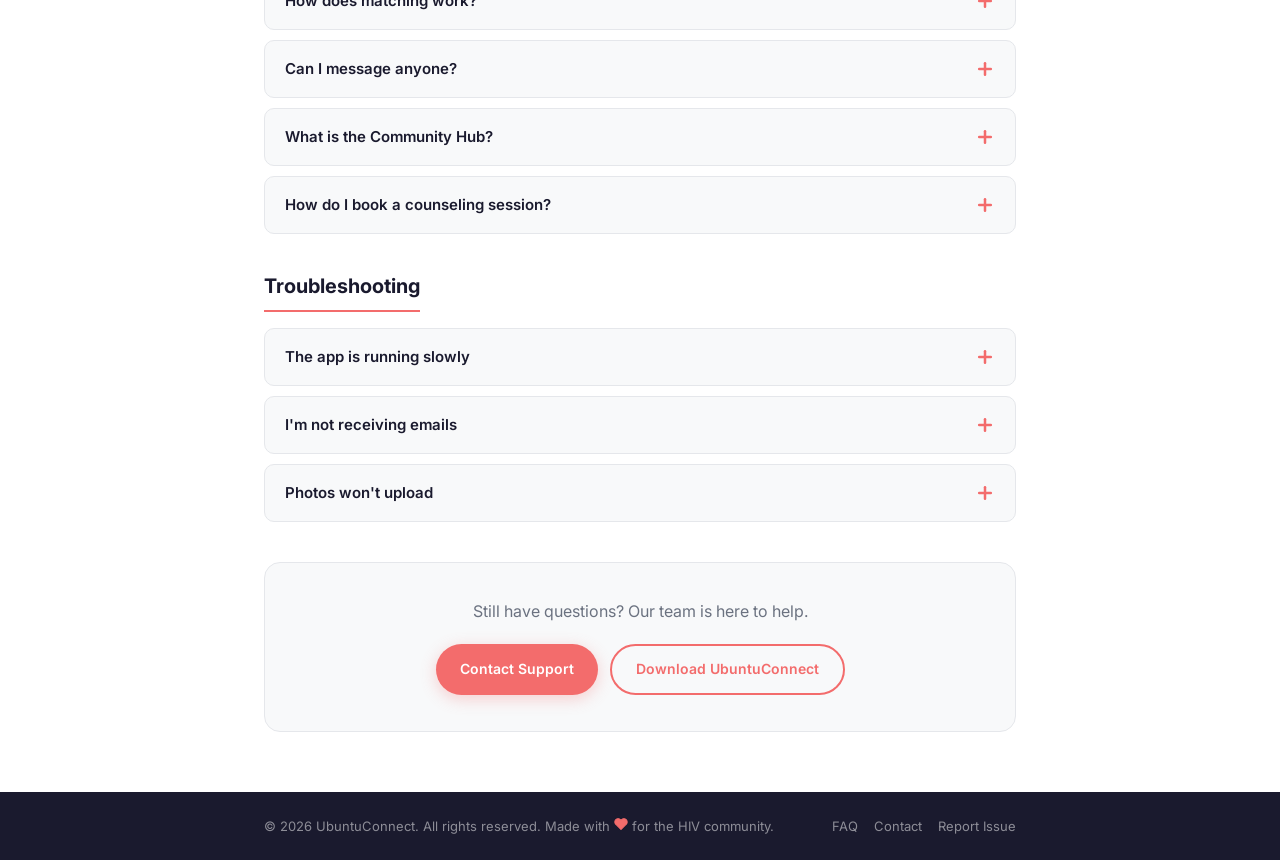
<file: help-faq.html>
<!DOCTYPE html>
<html lang="en">
<head>
  <meta charset="UTF-8" />
  <meta name="viewport" content="width=device-width, initial-scale=1.0" />
  <title>Help & FAQ - UbuntuConnect</title>
  <meta name="description" content="Find answers to common questions about UbuntuConnect - the HIV community dating and support platform." />
  <link rel="icon" type="image/png" href="assets/favicon.png" />
  <link rel="preconnect" href="https://fonts.googleapis.com" />
  <link rel="preconnect" href="https://fonts.gstatic.com" crossorigin />
  <link href="https://fonts.googleapis.com/css2?family=Inter:wght@400;500;600;700;800;900&display=swap" rel="stylesheet" />
  <link rel="stylesheet" href="css/subpages.css" />
</head>
<body>
  <nav class="sub-navbar">
    <div class="container nav-container">
      <a href="index.html" class="nav-logo">
        <span class="logo-icon"><svg viewBox="0 0 24 24" width="24" height="24" fill="none" stroke="currentColor" stroke-width="2" stroke-linecap="round" stroke-linejoin="round"><path d="M17 21v-2a4 4 0 0 0-4-4H5a4 4 0 0 0-4 4v2"/><circle cx="9" cy="7" r="4"/><path d="M23 21v-2a4 4 0 0 0-3-3.87"/><path d="M16 3.13a4 4 0 0 1 0 7.75"/></svg></span>
        <span class="logo-text">Ubuntu<span class="logo-highlight">Connect</span></span>
      </a>
      <div class="nav-right">
        <a href="index.html#features" class="nav-link">Features</a>
        <a href="index.html#download" class="nav-cta">Download</a>
      </div>
      <button class="theme-toggle" onclick="toggleTheme()" aria-label="Toggle dark mode">
        <svg viewBox="0 0 24 24" width="18" height="18" fill="none" stroke="currentColor" stroke-width="2" stroke-linecap="round" stroke-linejoin="round"><path d="M21 12.79A9 9 0 1 1 11.21 3 7 7 0 0 0 21 12.79z"/></svg>
      </button>
    </div>
  </nav>

  <main class="page-content">
    <div class="container">
      <div class="page-header">
        <a href="index.html" class="back-link"><svg viewBox="0 0 24 24" width="16" height="16" fill="none" stroke="currentColor" stroke-width="2.5" stroke-linecap="round" stroke-linejoin="round"><line x1="19" y1="12" x2="5" y2="12"/><polyline points="12 19 5 12 12 5"/></svg> Back to Home</a>
        <h1>Help &amp; FAQ</h1>
        <p class="page-subtitle">Common questions about using UbuntuConnect</p>
      </div>

      <section class="faq-section">
        <h2 class="section-title">Getting Started</h2>

        <div class="intro-card">
          <h3>Welcome to UbuntuConnect</h3>
          <p>A safe space for people living with HIV to connect, share experiences, find support, and build meaningful relationships.</p>
        </div>

        <details class="faq-item" open>
          <summary>How do I create an account?</summary>
          <p>Download the app from our website, tap Register, and fill in your details. You'll need to verify your email before using the platform.</p>
        </details>

        <details class="faq-item">
          <summary>Is my information private?</summary>
          <p>Yes. Your privacy matters to us. All personal information is encrypted and secure. You control what you share and who can see it. Your HIV status stays with you.</p>
        </details>

        <details class="faq-item">
          <summary>What can I do on UbuntuConnect?</summary>
          <p>You can discover and match with people, join discussions in the Community Hub, book professional counseling sessions, chat privately with matched users, and manage your privacy settings.</p>
        </details>
      </section>

      <section class="faq-section">
        <h2 class="section-title">Your Account</h2>

        <details class="faq-item">
          <summary>How do I update my profile?</summary>
          <p>Go to your Profile screen and tap Edit Profile. You can update your bio, photos, location, and other details anytime.</p>
        </details>

        <details class="faq-item">
          <summary>Can I change my email or password?</summary>
          <p>Yes. Visit Settings > Account to update your email or change your password. You'll need your current password for security.</p>
        </details>

        <details class="faq-item">
          <summary>How do I delete my account?</summary>
          <p>Go to Settings > Account > Delete Account. This removes all your data permanently.</p>
        </details>

        <details class="faq-item">
          <summary>I forgot my password</summary>
          <p>Tap "Forgot Password?" on the login screen, enter your email, and we'll send a reset link.</p>
        </details>
      </section>

      <section class="faq-section">
        <h2 class="section-title">Privacy &amp; Safety</h2>

        <div class="intro-card">
          <h3>Your Safety Comes First</h3>
          <p>We've built multiple layers of protection to keep you safe while using UbuntuConnect.</p>
        </div>

        <details class="faq-item">
          <summary>Who can see my profile?</summary>
          <p>By default, your profile is visible to verified members. Adjust your privacy settings to control visibility, including blurring your photos.</p>
        </details>

        <details class="faq-item">
          <summary>Can I browse invisibly?</summary>
          <p>Yes. In Privacy Settings, you can control your online status visibility and choose who sees your profile.</p>
        </details>

        <details class="faq-item">
          <summary>How do I block or report someone?</summary>
          <p>Visit their profile, tap the menu, and choose Block or Report. Our team reviews reports promptly.</p>
        </details>
      </section>

      <section class="faq-section">
        <h2 class="section-title">Using the App</h2>

        <details class="faq-item">
          <summary>How does matching work?</summary>
          <p>Visit Discover to browse profiles. Swipe right to show interest, left to pass. When both users swipe right, it's a match and you can message each other.</p>
        </details>

        <details class="faq-item">
          <summary>Can I message anyone?</summary>
          <p>You can only message users you've matched with. This helps prevent unwanted messages and ensures mutual interest.</p>
        </details>

        <details class="faq-item">
          <summary>What is the Community Hub?</summary>
          <p>A forum where members share experiences, ask questions, and support each other. You can post anonymously and engage with the community in a safe space.</p>
        </details>

        <details class="faq-item">
          <summary>How do I book a counseling session?</summary>
          <p>Go to the Counseling tab, browse available counselors, check their availability, and book an individual or group session directly in the app.</p>
        </details>
      </section>

      <section class="faq-section">
        <h2 class="section-title">Troubleshooting</h2>

        <details class="faq-item">
          <summary>The app is running slowly</summary>
          <p>Try these steps:<br />
          1. Close and restart the app<br />
          2. Check your internet connection<br />
          3. Clear app cache in phone settings<br />
          4. Update to the latest version<br />
          5. Restart your phone</p>
        </details>

        <details class="faq-item">
          <summary>I'm not receiving emails</summary>
          <p>Check your spam folder first. Then make sure you entered the correct email and try requesting a new verification link.</p>
        </details>

        <details class="faq-item">
          <summary>Photos won't upload</summary>
          <p>Check your internet connection and make sure the image is under 5MB in JPG or PNG format. Supported formats: JPG, PNG.</p>
        </details>
      </section>

      <div class="cta-box">
        <p>Still have questions? Our team is here to help.</p>
        <div class="cta-buttons">
          <a href="contact-support.html" class="btn btn-primary">Contact Support</a>
          <a href="index.html#download" class="btn btn-outline">Download UbuntuConnect</a>
        </div>
      </div>
    </div>
  </main>

  <footer class="sub-footer">
    <div class="container footer-bottom">
      <p>&copy; 2026 UbuntuConnect. All rights reserved. Made with <svg viewBox="0 0 24 24" width="14" height="14" fill="#F36C6C" stroke="#F36C6C" stroke-width="2" stroke-linecap="round" stroke-linejoin="round"><path d="M20.84 4.61a5.5 5.5 0 0 0-7.78 0L12 5.67l-1.06-1.06a5.5 5.5 0 0 0-7.78 7.78l1.06 1.06L12 21.23l7.78-7.78 1.06-1.06a5.5 5.5 0 0 0 0-7.78z"/></svg> for the HIV community.</p>
      <div class="footer-page-links">
        <a href="help-faq.html">FAQ</a>
        <a href="contact-support.html">Contact</a>
        <a href="report-issue.html">Report Issue</a>
      </div>
    </div>
  </footer>

  <script>
(function(){var t=localStorage.getItem('theme');if(!t)t=window.matchMedia('(prefers-color-scheme:dark)').matches?'dark':'light';document.documentElement.setAttribute('data-theme',t);document.querySelectorAll('.theme-toggle svg').forEach(function(s){s.innerHTML=t==='dark'?'<circle cx=\"12\" cy=\"12\" r=\"5\"/><line x1=\"12\" y1=\"1\" x2=\"12\" y2=\"3\"/><line x1=\"12\" y1=\"21\" x2=\"12\" y2=\"23\"/><line x1=\"4.22\" y1=\"4.22\" x2=\"5.64\" y2=\"5.64\"/><line x1=\"18.36\" y1=\"18.36\" x2=\"19.78\" y2=\"19.78\"/><line x1=\"1\" y1=\"12\" x2=\"3\" y2=\"12\"/><line x1=\"21\" y1=\"12\" x2=\"23\" y2=\"12\"/><line x1=\"4.22\" y1=\"19.78\" x2=\"5.64\" y2=\"18.36\"/><line x1=\"18.36\" y1=\"5.64\" x2=\"19.78\" y2=\"4.22\"/>':'<path d=\"M21 12.79A9 9 0 1 1 11.21 3 7 7 0 0 0 21 12.79z\"/>'});window.toggleTheme=function(){var c=document.documentElement.getAttribute('data-theme')||'light',n=c==='dark'?'light':'dark';document.documentElement.classList.add('transitioning');document.documentElement.setAttribute('data-theme',n);localStorage.setItem('theme',n);document.querySelectorAll('.theme-toggle svg').forEach(function(s){s.innerHTML=n==='dark'?'<circle cx=\"12\" cy=\"12\" r=\"5\"/><line x1=\"12\" y1=\"1\" x2=\"12\" y2=\"3\"/><line x1=\"12\" y1=\"21\" x2=\"12\" y2=\"23\"/><line x1=\"4.22\" y1=\"4.22\" x2=\"5.64\" y2=\"5.64\"/><line x1=\"18.36\" y1=\"18.36\" x2=\"19.78\" y2=\"19.78\"/><line x1=\"1\" y1=\"12\" x2=\"3\" y2=\"12\"/><line x1=\"21\" y1=\"12\" x2=\"23\" y2=\"12\"/><line x1=\"4.22\" y1=\"19.78\" x2=\"5.64\" y2=\"18.36\"/><line x1=\"18.36\" y1=\"5.64\" x2=\"19.78\" y2=\"4.22\"/>':'<path d=\"M21 12.79A9 9 0 1 1 11.21 3 7 7 0 0 0 21 12.79z\"/>'});setTimeout(function(){document.documentElement.classList.remove('transitioning')},300)};})();
</script>
  <script>
    document.querySelectorAll('.faq-item summary').forEach(summary => {
      summary.addEventListener('click', function(e) {
        const detail = this.parentElement;
        const isOpen = detail.hasAttribute('open');
        document.querySelectorAll('.faq-item[open]').forEach(d => {
          if (d !== detail) d.removeAttribute('open');
        });
      });
    });
  </script>
</body>
</html>
</file>
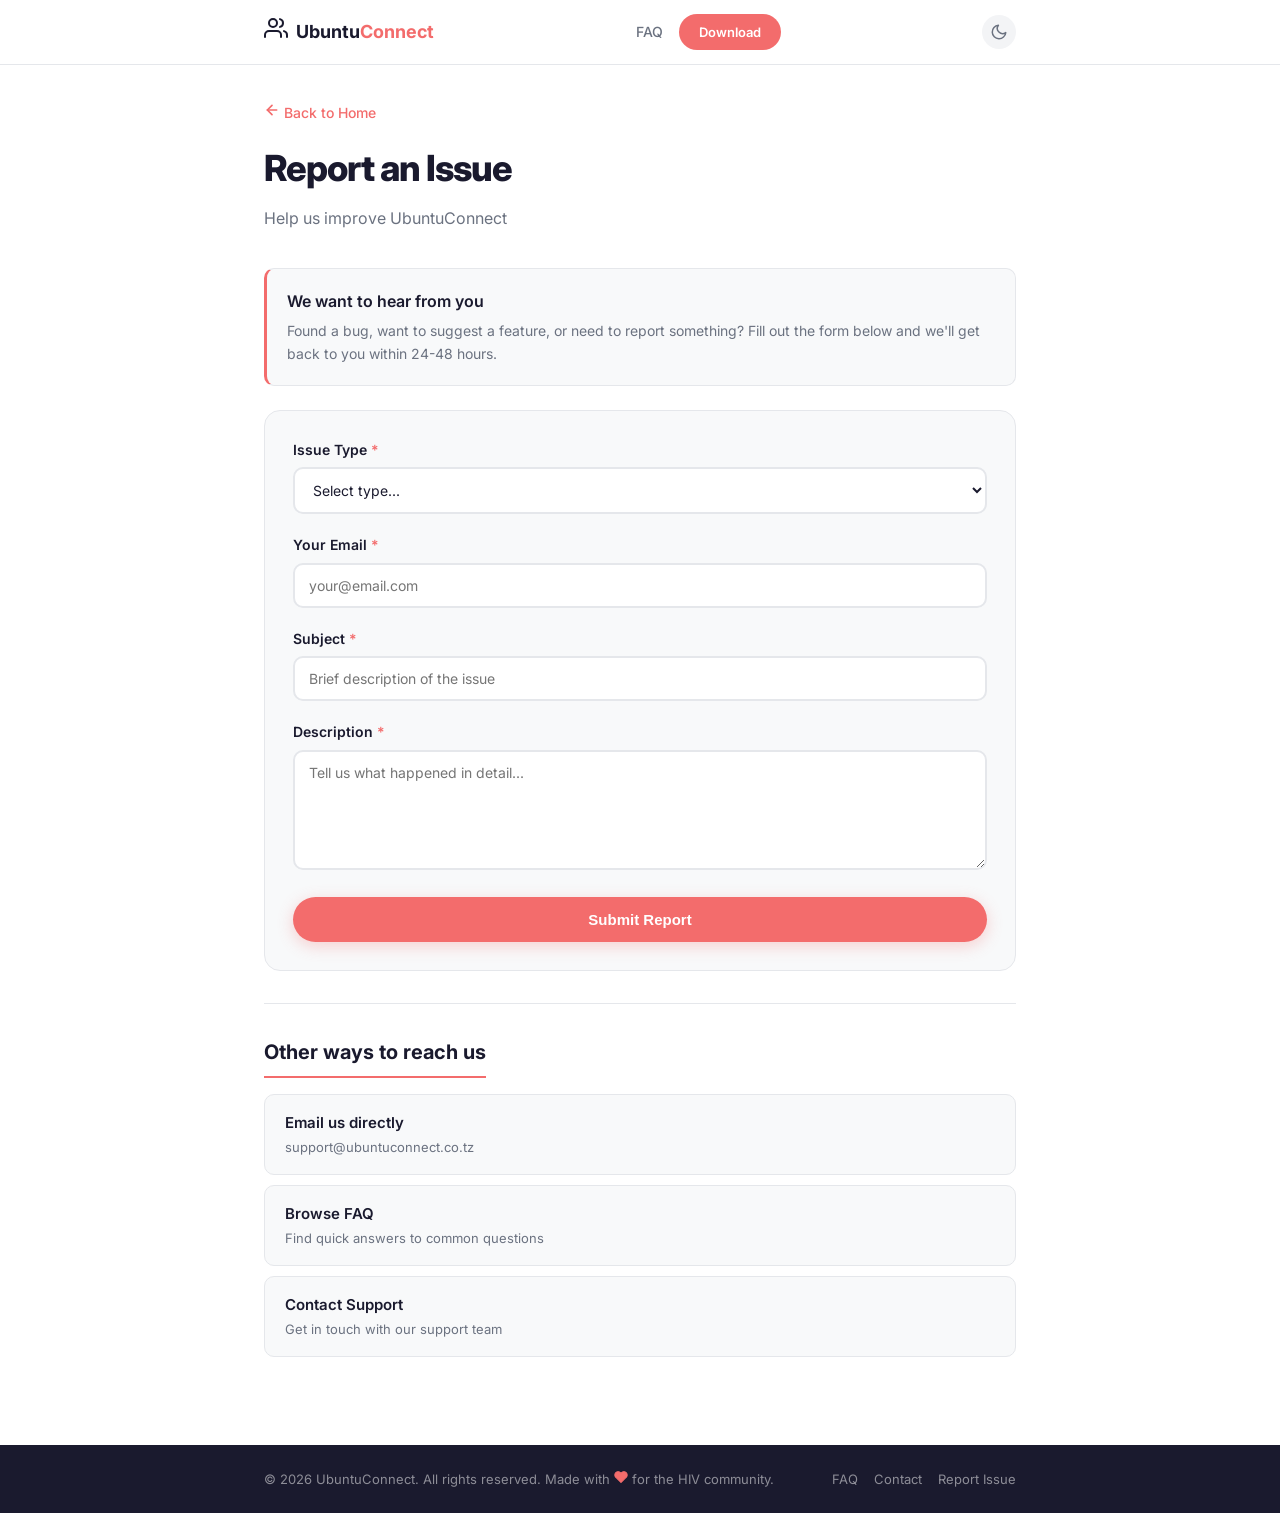
<file: report-issue.html>
<!DOCTYPE html>
<html lang="en">
<head>
  <meta charset="UTF-8" />
  <meta name="viewport" content="width=device-width, initial-scale=1.0" />
  <title>Report an Issue - UbuntuConnect</title>
  <meta name="description" content="Report a bug, user, or inappropriate content to the UbuntuConnect team." />
  <link rel="icon" type="image/png" href="assets/favicon.png" />
  <link rel="preconnect" href="https://fonts.googleapis.com" />
  <link rel="preconnect" href="https://fonts.gstatic.com" crossorigin />
  <link href="https://fonts.googleapis.com/css2?family=Inter:wght@400;500;600;700;800;900&display=swap" rel="stylesheet" />
  <link rel="stylesheet" href="css/subpages.css" />
</head>
<body>
  <nav class="sub-navbar">
    <div class="container nav-container">
      <a href="index.html" class="nav-logo">
        <span class="logo-icon"><svg viewBox="0 0 24 24" width="24" height="24" fill="none" stroke="currentColor" stroke-width="2" stroke-linecap="round" stroke-linejoin="round"><path d="M17 21v-2a4 4 0 0 0-4-4H5a4 4 0 0 0-4 4v2"/><circle cx="9" cy="7" r="4"/><path d="M23 21v-2a4 4 0 0 0-3-3.87"/><path d="M16 3.13a4 4 0 0 1 0 7.75"/></svg></span>
        <span class="logo-text">Ubuntu<span class="logo-highlight">Connect</span></span>
      </a>
      <div class="nav-right">
        <a href="help-faq.html" class="nav-link">FAQ</a>
        <a href="index.html#download" class="nav-cta">Download</a>
      </div>
      <button class="theme-toggle" onclick="toggleTheme()" aria-label="Toggle dark mode">
        <svg viewBox="0 0 24 24" width="18" height="18" fill="none" stroke="currentColor" stroke-width="2" stroke-linecap="round" stroke-linejoin="round"><path d="M21 12.79A9 9 0 1 1 11.21 3 7 7 0 0 0 21 12.79z"/></svg>
      </button>
    </div>
  </nav>

  <main class="page-content">
    <div class="container">
      <div class="page-header">
        <a href="index.html" class="back-link"><svg viewBox="0 0 24 24" width="16" height="16" fill="none" stroke="currentColor" stroke-width="2.5" stroke-linecap="round" stroke-linejoin="round"><line x1="19" y1="12" x2="5" y2="12"/><polyline points="12 19 5 12 12 5"/></svg> Back to Home</a>
        <h1>Report an Issue</h1>
        <p class="page-subtitle">Help us improve UbuntuConnect</p>
      </div>

      <div class="info-box">
        <h3>We want to hear from you</h3>
        <p>Found a bug, want to suggest a feature, or need to report something? Fill out the form below and we'll get back to you within 24-48 hours.</p>
      </div>

      <div id="successMsg" class="success-msg">Your report has been submitted. We'll review it and respond within 24-48 hours.</div>

      <form id="reportForm" class="report-form">
        <div class="form-group">
          <label for="issueType">Issue Type <span class="required">*</span></label>
          <select id="issueType" required>
            <option value="">Select type...</option>
            <option value="bug">Bug or Technical Issue</option>
            <option value="user">Report a User</option>
            <option value="content">Inappropriate Content</option>
            <option value="feature">Feature Request</option>
            <option value="other">Other</option>
          </select>
        </div>

        <div class="form-group">
          <label for="email">Your Email <span class="required">*</span></label>
          <input type="email" id="email" placeholder="your@email.com" required />
        </div>

        <div class="form-group">
          <label for="subject">Subject <span class="required">*</span></label>
          <input type="text" id="subject" placeholder="Brief description of the issue" required />
        </div>

        <div class="form-group">
          <label for="description">Description <span class="required">*</span></label>
          <textarea id="description" placeholder="Tell us what happened in detail..." required></textarea>
        </div>

        <button type="submit" class="btn btn-primary submit-btn">Submit Report</button>
      </form>

      <hr class="divider" />

      <div class="alt-options">
        <h2 class="section-title">Other ways to reach us</h2>
        <a href="mailto:support@ubuntuconnect.co.tz?subject=Support%20Request" class="alt-card">
          <h3>Email us directly</h3>
          <p>support@ubuntuconnect.co.tz</p>
        </a>
        <a href="help-faq.html" class="alt-card">
          <h3>Browse FAQ</h3>
          <p>Find quick answers to common questions</p>
        </a>
        <a href="contact-support.html" class="alt-card">
          <h3>Contact Support</h3>
          <p>Get in touch with our support team</p>
        </a>
      </div>
    </div>
  </main>

  <footer class="sub-footer">
    <div class="container footer-bottom">
      <p>&copy; 2026 UbuntuConnect. All rights reserved. Made with <svg viewBox="0 0 24 24" width="14" height="14" fill="#F36C6C" stroke="#F36C6C" stroke-width="2" stroke-linecap="round" stroke-linejoin="round"><path d="M20.84 4.61a5.5 5.5 0 0 0-7.78 0L12 5.67l-1.06-1.06a5.5 5.5 0 0 0-7.78 7.78l1.06 1.06L12 21.23l7.78-7.78 1.06-1.06a5.5 5.5 0 0 0 0-7.78z"/></svg> for the HIV community.</p>
      <div class="footer-page-links">
        <a href="help-faq.html">FAQ</a>
        <a href="contact-support.html">Contact</a>
        <a href="report-issue.html">Report Issue</a>
      </div>
    </div>
  </footer>

  <script>
(function(){var t=localStorage.getItem('theme');if(!t)t=window.matchMedia('(prefers-color-scheme:dark)').matches?'dark':'light';document.documentElement.setAttribute('data-theme',t);document.querySelectorAll('.theme-toggle svg').forEach(function(s){s.innerHTML=t==='dark'?'<circle cx=\"12\" cy=\"12\" r=\"5\"/><line x1=\"12\" y1=\"1\" x2=\"12\" y2=\"3\"/><line x1=\"12\" y1=\"21\" x2=\"12\" y2=\"23\"/><line x1=\"4.22\" y1=\"4.22\" x2=\"5.64\" y2=\"5.64\"/><line x1=\"18.36\" y1=\"18.36\" x2=\"19.78\" y2=\"19.78\"/><line x1=\"1\" y1=\"12\" x2=\"3\" y2=\"12\"/><line x1=\"21\" y1=\"12\" x2=\"23\" y2=\"12\"/><line x1=\"4.22\" y1=\"19.78\" x2=\"5.64\" y2=\"18.36\"/><line x1=\"18.36\" y1=\"5.64\" x2=\"19.78\" y2=\"4.22\"/>':'<path d=\"M21 12.79A9 9 0 1 1 11.21 3 7 7 0 0 0 21 12.79z\"/>'});window.toggleTheme=function(){var c=document.documentElement.getAttribute('data-theme')||'light',n=c==='dark'?'light':'dark';document.documentElement.classList.add('transitioning');document.documentElement.setAttribute('data-theme',n);localStorage.setItem('theme',n);document.querySelectorAll('.theme-toggle svg').forEach(function(s){s.innerHTML=n==='dark'?'<circle cx=\"12\" cy=\"12\" r=\"5\"/><line x1=\"12\" y1=\"1\" x2=\"12\" y2=\"3\"/><line x1=\"12\" y1=\"21\" x2=\"12\" y2=\"23\"/><line x1=\"4.22\" y1=\"4.22\" x2=\"5.64\" y2=\"5.64\"/><line x1=\"18.36\" y1=\"18.36\" x2=\"19.78\" y2=\"19.78\"/><line x1=\"1\" y1=\"12\" x2=\"3\" y2=\"12\"/><line x1=\"21\" y1=\"12\" x2=\"23\" y2=\"12\"/><line x1=\"4.22\" y1=\"19.78\" x2=\"5.64\" y2=\"18.36\"/><line x1=\"18.36\" y1=\"5.64\" x2=\"19.78\" y2=\"4.22\"/>':'<path d=\"M21 12.79A9 9 0 1 1 11.21 3 7 7 0 0 0 21 12.79z\"/>'});setTimeout(function(){document.documentElement.classList.remove('transitioning')},300)};})();
</script>
  <script>
    document.getElementById('reportForm').addEventListener('submit', function(e) {
      e.preventDefault();
      var type = document.getElementById('issueType').value;
      var email = document.getElementById('email').value;
      var subject = document.getElementById('subject').value;
      var desc = document.getElementById('description').value;
      var mailto = 'mailto:support@ubuntuconnect.co.tz?subject=' +
        encodeURIComponent('[' + type.toUpperCase() + '] ' + subject) +
        '&body=' + encodeURIComponent(
          'Issue: ' + type + '\nEmail: ' + email + '\n\n' + desc + '\n\n---\nSent via UbuntuConnect'
        );
      window.location.href = mailto;
      document.getElementById('successMsg').style.display = 'block';
      this.reset();
      window.scrollTo({ top: 0, behavior: 'smooth' });
    });
  </script>
</body>
</html>
</file>
<file: css/style.css>
*,
*::before,
*::after {
  margin: 0;
  padding: 0;
  box-sizing: border-box;
}

:root {
  --primary: #F36C6C;
  --primary-dark: #E05555;
  --primary-light: #FF8A8A;
  --primary-glow: rgba(243, 108, 108, 0.3);
  --accent: #FF8C61;
  --text: #1A1A2E;
  --text-secondary: #6B7280;
  --text-light: #9CA3AF;
  --bg: #FFFFFF;
  --bg-secondary: #F8F9FA;
  --bg-tertiary: #F3F4F6;
  --border: #E5E7EB;
  --success: #4CAF50;
  --footer-bg: #1A1A2E;
  --radius: 16px;
  --radius-sm: 10px;
  --shadow: 0 4px 24px rgba(0, 0, 0, 0.08);
  --shadow-lg: 0 12px 48px rgba(0, 0, 0, 0.12);
  --transition: 0.3s cubic-bezier(0.4, 0, 0.2, 1);
}

[data-theme="dark"] {
  --text: #E5E7EB;
  --text-secondary: #9CA3AF;
  --text-light: #6B7280;
  --bg: #0F0F1A;
  --bg-secondary: #1A1A2E;
  --bg-tertiary: #2D2D3F;
  --border: #374151;
  --footer-bg: #0A0A14;
  --primary-glow: rgba(243, 108, 108, 0.15);
  --shadow: 0 4px 24px rgba(0, 0, 0, 0.3);
  --shadow-lg: 0 12px 48px rgba(0, 0, 0, 0.4);
  --navbar-bg: rgba(15, 15, 26, 0.9);
  --navbar-border: rgba(55, 65, 81, 0.5);
}

[data-theme="dark"] .hero::before {
  background: radial-gradient(ellipse, rgba(243, 108, 108, 0.04) 0%, transparent 70%);
}

[data-theme="dark"] .btn-store {
  background: var(--bg-tertiary);
  border-color: var(--border);
}

[data-theme="dark"] .mockup-btn.nope {
  background: rgba(233, 64, 87, 0.25);
}

[data-theme="dark"] .mockup-btn.heart {
  background: rgba(243, 108, 108, 0.25);
}

[data-theme="dark"] input,
[data-theme="dark"] select,
[data-theme="dark"] textarea {
  background: var(--bg-secondary);
  color: var(--text);
  border-color: var(--border);
}

html {
  scroll-behavior: smooth;
}

html.transitioning,
html.transitioning * {
  transition: background-color 0.3s ease, color 0.3s ease, border-color 0.3s ease, box-shadow 0.3s ease !important;
}

body {
  font-family: 'Inter', -apple-system, BlinkMacSystemFont, sans-serif;
  color: var(--text);
  background: var(--bg);
  line-height: 1.6;
  overflow-x: hidden;
}

.container {
  max-width: 1200px;
  margin: 0 auto;
  padding: 0 24px;
}

a {
  text-decoration: none;
  color: inherit;
}

img {
  max-width: 100%;
}

.highlight {
  color: var(--primary);
}

/* ========== NAVBAR ========== */
.navbar {
  position: fixed;
  top: 0;
  left: 0;
  right: 0;
  z-index: 1000;
  background: var(--navbar-bg, rgba(255, 255, 255, 0.85));
  backdrop-filter: blur(20px);
  -webkit-backdrop-filter: blur(20px);
  border-bottom: 1px solid var(--navbar-border, rgba(229, 231, 235, 0.5));
  transition: var(--transition);
}

.nav-container {
  display: flex;
  align-items: center;
  justify-content: space-between;
  height: 72px;
}

.nav-logo {
  display: flex;
  align-items: center;
  gap: 8px;
}

.logo-icon {
  font-size: 28px;
}

.logo-text {
  font-size: 20px;
  font-weight: 700;
  color: var(--text);
}

.logo-highlight {
  color: var(--primary);
}

.nav-links {
  display: flex;
  align-items: center;
  gap: 32px;
}

.nav-links a {
  font-size: 15px;
  font-weight: 500;
  color: var(--text-secondary);
  transition: var(--transition);
  position: relative;
}

.nav-links a::after {
  content: '';
  position: absolute;
  bottom: -4px;
  left: 0;
  width: 0;
  height: 2px;
  background: var(--primary);
  transition: var(--transition);
}

.nav-links a:hover {
  color: var(--text);
}

.nav-links a:hover::after {
  width: 100%;
}

.nav-right {
  display: flex;
  align-items: center;
  gap: 16px;
}

.nav-cta {
  background: var(--primary) !important;
  color: #fff !important;
  padding: 10px 24px;
  border-radius: 100px;
  font-weight: 600 !important;
}

.nav-cta::after {
  display: none !important;
}

.nav-cta:hover {
  background: var(--primary-dark) !important;
  transform: translateY(-1px);
}

.lang-switcher {
  display: flex;
  align-items: center;
  gap: 4px;
  padding: 4px;
  background: var(--bg-tertiary);
  border-radius: 100px;
  border: 1px solid var(--border);
}

.lang-btn {
  padding: 6px 12px;
  border: none;
  border-radius: 100px;
  font-size: 12px;
  font-weight: 700;
  font-family: inherit;
  letter-spacing: 0.5px;
  cursor: pointer;
  transition: var(--transition);
  background: transparent;
  color: var(--text-light);
}

.lang-btn.active {
  background: var(--primary);
  color: #fff;
  box-shadow: 0 2px 8px var(--primary-glow);
}

.lang-btn:not(.active):hover {
  color: var(--text);
}

.theme-toggle {
  width: 36px;
  height: 36px;
  border-radius: 50%;
  border: none;
  background: var(--bg-tertiary);
  color: var(--text-secondary);
  cursor: pointer;
  display: flex;
  align-items: center;
  justify-content: center;
  transition: var(--transition);
  flex-shrink: 0;
}

.theme-toggle:hover {
  color: var(--text);
  background: var(--border);
}

/* ========== HERO ========== */
.hero {
  padding: 140px 0 100px;
  min-height: 100vh;
  display: flex;
  align-items: center;
  position: relative;
  overflow: hidden;
}

.hero::before {
  content: '';
  position: absolute;
  top: -50%;
  right: -20%;
  width: 80%;
  height: 150%;
  background: radial-gradient(ellipse, rgba(243, 108, 108, 0.08) 0%, transparent 70%);
  pointer-events: none;
}

.hero-container {
  display: grid;
  grid-template-columns: 1fr 1fr;
  gap: 60px;
  align-items: center;
}

.hero-content {
  position: relative;
  z-index: 1;
}

.hero-badge {
  display: inline-block;
  padding: 6px 16px;
  background: rgba(243, 108, 108, 0.1);
  color: var(--primary);
  border-radius: 100px;
  font-size: 13px;
  font-weight: 600;
  margin-bottom: 24px;
  border: 1px solid rgba(243, 108, 108, 0.2);
}

.hero h1 {
  font-size: 56px;
  font-weight: 900;
  line-height: 1.1;
  letter-spacing: -2px;
  margin-bottom: 20px;
}

.hero-subtitle {
  font-size: 18px;
  color: var(--text-secondary);
  line-height: 1.7;
  margin-bottom: 36px;
  max-width: 520px;
}

.hero-buttons {
  display: flex;
  flex-wrap: wrap;
  gap: 16px;
}

.btn {
  display: inline-flex;
  align-items: center;
  gap: 10px;
  padding: 14px 28px;
  border-radius: 100px;
  font-size: 15px;
  font-weight: 600;
  border: none;
  cursor: pointer;
  transition: var(--transition);
  white-space: nowrap;
}

.btn-icon {
  font-size: 18px;
}

.hero-trust {
  display: flex;
  align-items: center;
  gap: 8px;
  margin-top: 24px;
  font-size: 14px;
  color: var(--text-secondary);
}

.hero-trust span:first-child {
  font-size: 16px;
}

.btn-primary {
  background: var(--primary);
  color: #fff;
  box-shadow: 0 4px 16px var(--primary-glow);
}

.btn-primary:hover {
  background: var(--primary-dark);
  transform: translateY(-2px);
  box-shadow: 0 8px 32px var(--primary-glow);
}

.btn-store {
  background: var(--bg);
  color: var(--text);
  border: 2px solid var(--border);
  flex-direction: column;
  gap: 0;
  padding: 8px 24px;
  line-height: 1.3;
  font-size: 14px;
  opacity: 0.7;
  cursor: not-allowed;
}

.btn-store-icon {
  display: flex;
  align-items: center;
}

.btn-subtitle {
  font-size: 11px;
  font-weight: 400;
  color: var(--text-light);
}

/* ========== PHONE MOCKUP ========== */
.hero-mockup {
  display: flex;
  justify-content: center;
  align-items: center;
  position: relative;
  z-index: 1;
}

.phone-frame {
  width: 280px;
  height: 560px;
  background: #1A1A2E;
  border-radius: 40px;
  padding: 12px;
  box-shadow: var(--shadow-lg), 0 0 0 1px rgba(255, 255, 255, 0.1);
  position: relative;
}

.phone-notch {
  width: 120px;
  height: 28px;
  background: #1A1A2E;
  border-radius: 0 0 16px 16px;
  position: absolute;
  top: 0;
  left: 50%;
  transform: translateX(-50%);
  z-index: 2;
}

.phone-screen {
  width: 100%;
  height: 100%;
  background: linear-gradient(180deg, #2A2A4A 0%, #1A1A2E 100%);
  border-radius: 30px;
  overflow: hidden;
  padding: 32px 16px 16px;
  display: flex;
  flex-direction: column;
  gap: 12px;
}

.mockup-header {
  display: flex;
  align-items: center;
  justify-content: center;
  gap: 8px;
  padding: 8px 0;
  color: rgba(255, 255, 255, 0.6);
  font-size: 14px;
  font-weight: 500;
}

.mockup-dot {
  width: 6px;
  height: 6px;
  background: var(--primary);
  border-radius: 50%;
}

.mockup-card {
  background: rgba(255, 255, 255, 0.08);
  border-radius: 16px;
  padding: 16px;
  display: flex;
  align-items: center;
  gap: 12px;
  animation: float 3s ease-in-out infinite;
}

.mockup-card.card-2 {
  animation-delay: 0.5s;
  opacity: 0.7;
}

.mockup-card.card-3 {
  animation-delay: 1s;
  opacity: 0.5;
}

@keyframes float {
  0%, 100% { transform: translateY(0); }
  50% { transform: translateY(-4px); }
}

.mockup-avatar {
  width: 48px;
  height: 48px;
  border-radius: 50%;
  background: linear-gradient(135deg, var(--primary), var(--accent));
  flex-shrink: 0;
}

.mockup-info {
  flex: 1;
  display: flex;
  flex-direction: column;
  gap: 6px;
}

.mockup-name {
  width: 100px;
  height: 12px;
  background: rgba(255, 255, 255, 0.15);
  border-radius: 4px;
}

.mockup-detail {
  width: 140px;
  height: 8px;
  background: rgba(255, 255, 255, 0.1);
  border-radius: 4px;
}

.mockup-actions {
  display: flex;
  justify-content: center;
  gap: 24px;
  margin-top: auto;
  padding: 16px 0;
}

.mockup-btn {
  width: 56px;
  height: 56px;
  border-radius: 50%;
  display: flex;
  align-items: center;
  justify-content: center;
  font-size: 20px;
  cursor: pointer;
  transition: var(--transition);
}

.mockup-btn.nope {
  background: rgba(233, 64, 87, 0.15);
  color: #E94057;
  border: 2px solid rgba(233, 64, 87, 0.3);
}

.mockup-btn.heart {
  background: rgba(243, 108, 108, 0.15);
  color: var(--primary);
  border: 2px solid rgba(243, 108, 108, 0.3);
  font-size: 24px;
}

/* ========== FEATURES ========== */
.features {
  padding: 100px 0;
  background: var(--bg-secondary);
}

.section-header {
  text-align: center;
  max-width: 600px;
  margin: 0 auto 60px;
}

.section-header.left {
  text-align: left;
  margin: 0 0 24px;
}

.section-header h2 {
  font-size: 40px;
  font-weight: 800;
  letter-spacing: -1px;
  margin-bottom: 16px;
}

.section-header p {
  font-size: 18px;
  color: var(--text-secondary);
  line-height: 1.7;
}

.features-grid {
  display: grid;
  grid-template-columns: repeat(auto-fit, minmax(250px, 1fr));
  gap: 24px;
}

.feature-card {
  background: var(--bg);
  border-radius: var(--radius);
  padding: 32px;
  transition: var(--transition);
  border: 1px solid var(--border);
}

.feature-card:hover {
  transform: translateY(-4px);
  box-shadow: var(--shadow);
  border-color: transparent;
}

.feature-icon {
  width: 48px;
  height: 48px;
  border-radius: 12px;
  display: flex;
  align-items: center;
  justify-content: center;
  margin-bottom: 20px;
  padding: 10px;
}

.feature-icon svg {
  width: 100%;
  height: 100%;
}

.swiper-icon {
  background: rgba(243, 108, 108, 0.1);
  color: var(--primary);
}

.shield-icon {
  background: rgba(76, 175, 80, 0.1);
  color: var(--success);
}

.location-icon {
  background: rgba(33, 150, 243, 0.1);
  color: #2196F3;
}

.community-icon {
  background: rgba(255, 140, 97, 0.1);
  color: var(--accent);
}

.chat-icon {
  background: rgba(76, 175, 80, 0.1);
  color: var(--success);
}

.support-icon {
  background: rgba(33, 150, 243, 0.1);
  color: #2196F3;
}

.profile-icon {
  background: rgba(243, 108, 108, 0.1);
  color: var(--primary);
}

.privacy-icon {
  background: rgba(255, 193, 7, 0.1);
  color: var(--warning);
}

.feature-card h3 {
  font-size: 20px;
  font-weight: 700;
  margin-bottom: 12px;
}

.feature-card p {
  font-size: 15px;
  color: var(--text-secondary);
  line-height: 1.7;
}

/* ========== EXTENDED FEATURES ========== */
.features-extended {
  padding: 80px 0;
  background: var(--bg);
}

.extended-grid {
  display: grid;
  grid-template-columns: 1fr 1fr;
  gap: 24px;
  max-width: 800px;
  margin: 0 auto;
}

.ext-feature {
  display: flex;
  align-items: flex-start;
  gap: 16px;
  padding: 24px;
  border-radius: var(--radius);
  background: var(--bg-secondary);
  border: 1px solid var(--border);
  transition: var(--transition);
}

.ext-feature:hover {
  transform: translateY(-2px);
  box-shadow: var(--shadow);
}

.ext-icon {
  font-size: 28px;
  flex-shrink: 0;
  width: 48px;
  height: 48px;
  display: flex;
  align-items: center;
  justify-content: center;
  background: rgba(243, 108, 108, 0.1);
  border-radius: 12px;
}

.ext-feature h3 {
  font-size: 16px;
  font-weight: 700;
  margin-bottom: 6px;
}

.ext-feature p {
  font-size: 14px;
  color: var(--text-secondary);
  line-height: 1.6;
}

/* ========== TESTIMONIALS ========== */
.testimonials {
  padding: 100px 0;
  background: var(--bg-secondary);
}

.testimonial-grid {
  display: grid;
  grid-template-columns: repeat(auto-fit, minmax(300px, 1fr));
  gap: 24px;
}

.testimonial-card {
  background: var(--bg);
  border-radius: var(--radius);
  padding: 32px;
  border: 1px solid var(--border);
  transition: var(--transition);
}

.testimonial-card:hover {
  transform: translateY(-4px);
  box-shadow: var(--shadow);
}

.testimonial-card > p {
  font-size: 15px;
  font-style: italic;
  color: var(--text-secondary);
  line-height: 1.7;
  margin-bottom: 24px;
}

.testimonial-author {
  display: flex;
  align-items: center;
  gap: 12px;
}

.testimonial-avatar {
  width: 40px;
  height: 40px;
  border-radius: 50%;
  background: linear-gradient(135deg, var(--primary), var(--accent));
  flex-shrink: 0;
}

.testimonial-author strong {
  display: block;
  font-size: 14px;
  color: var(--text);
}

.testimonial-author span {
  display: block;
  font-size: 12px;
  color: var(--text-light);
}

/* ========== ABOUT ========== */
.about {
  padding: 100px 0;
}

.about-container {
  display: grid;
  grid-template-columns: 1.5fr 1fr;
  gap: 60px;
  align-items: center;
}

.about-text p {
  font-size: 16px;
  color: var(--text-secondary);
  line-height: 1.8;
  margin-bottom: 16px;
}

.about-stats {
  display: flex;
  flex-direction: column;
  gap: 24px;
}

.stat {
  background: var(--bg-secondary);
  border-radius: var(--radius);
  padding: 32px;
  text-align: center;
  border: 1px solid var(--border);
}

.stat-number {
  display: block;
  font-size: 48px;
  font-weight: 900;
  color: var(--primary);
  line-height: 1;
  margin-bottom: 8px;
}

.stat-label {
  font-size: 15px;
  color: var(--text-secondary);
  font-weight: 500;
}

/* ========== DOWNLOAD ========== */
.download {
  padding: 100px 0;
  background: var(--bg-secondary);
}

.download-buttons {
  display: flex;
  flex-wrap: wrap;
  justify-content: center;
  gap: 20px;
}

.download-btn {
  padding: 18px 36px;
  font-size: 17px;
}

.download-btn small {
  display: block;
  font-size: 12px;
  font-weight: 400;
  opacity: 0.8;
}

/* ========== FOOTER ========== */
.footer {
  background: var(--footer-bg);
  color: rgba(255, 255, 255, 0.8);
  padding: 80px 0 0;
}

.footer-container {
  display: grid;
  grid-template-columns: 1.5fr 2fr;
  gap: 60px;
  padding-bottom: 40px;
}

.footer-brand .logo-text {
  color: #fff;
}

.footer-tagline {
  margin-top: 16px;
  font-size: 15px;
  color: rgba(255, 255, 255, 0.5);
  line-height: 1.7;
}

.footer-links {
  display: grid;
  grid-template-columns: repeat(3, 1fr);
  gap: 40px;
}

.footer-col h4 {
  color: #fff;
  font-size: 14px;
  font-weight: 600;
  text-transform: uppercase;
  letter-spacing: 1px;
  margin-bottom: 20px;
}

.footer-col a {
  display: block;
  color: rgba(255, 255, 255, 0.5);
  font-size: 14px;
  margin-bottom: 12px;
  transition: var(--transition);
}

.footer-col a:hover {
  color: var(--primary);
}

.footer-bottom {
  border-top: 1px solid rgba(255, 255, 255, 0.1);
  padding: 24px 0;
}

.footer-bottom p {
  font-size: 13px;
  color: rgba(255, 255, 255, 0.4);
  text-align: center;
}

/* ========== MODAL ========== */
.modal {
  display: none;
  position: fixed;
  inset: 0;
  background: rgba(0, 0, 0, 0.6);
  backdrop-filter: blur(8px);
  z-index: 2000;
  align-items: center;
  justify-content: center;
  padding: 24px;
}

.modal.active {
  display: flex;
  animation: fadeIn 0.3s ease;
}

@keyframes fadeIn {
  from { opacity: 0; }
  to { opacity: 1; }
}

.modal-content {
  background: var(--bg);
  border-radius: 24px;
  padding: 48px 40px 40px;
  max-width: 440px;
  width: 100%;
  text-align: center;
  position: relative;
  animation: slideUp 0.3s ease;
}

@keyframes slideUp {
  from { transform: translateY(20px); opacity: 0; }
  to { transform: translateY(0); opacity: 1; }
}

.modal-close {
  position: absolute;
  top: 16px;
  right: 16px;
  background: var(--bg-tertiary);
  border: none;
  width: 36px;
  height: 36px;
  border-radius: 50%;
  font-size: 20px;
  cursor: pointer;
  color: var(--text-secondary);
  display: flex;
  align-items: center;
  justify-content: center;
  transition: var(--transition);
}

.modal-close:hover {
  background: var(--border);
}

.modal-icon {
  font-size: 48px;
  margin-bottom: 16px;
}

.modal-content h2 {
  font-size: 24px;
  font-weight: 700;
  margin-bottom: 8px;
}

.modal-content p {
  font-size: 15px;
  color: var(--text-secondary);
  margin-bottom: 24px;
}

.modal-content form {
  display: flex;
  flex-direction: column;
  gap: 12px;
}

.modal-content input {
  padding: 14px 20px;
  border: 2px solid var(--border);
  border-radius: var(--radius-sm);
  font-size: 15px;
  font-family: inherit;
  outline: none;
  transition: var(--transition);
}

.modal-content input:focus {
  border-color: var(--primary);
  box-shadow: 0 0 0 3px var(--primary-glow);
}

.modal-btn {
  justify-content: center;
  padding: 14px 24px;
  font-size: 15px;
}

.modal-direct {
  display: block;
  margin-top: 16px;
  font-size: 13px;
  color: var(--text-light);
  text-decoration: underline;
  transition: var(--transition);
}

.modal-direct:hover {
  color: var(--primary);
}

/* ========== RESPONSIVE ========== */
@media (max-width: 1100px) {
  .hero h1 {
    font-size: 44px;
  }

  .stat-number {
    font-size: 38px;
  }
}

@media (max-width: 900px) {
  .hero h1 {
    font-size: 38px;
  }

  .hero-container {
    gap: 40px;
  }

  .about-container {
    gap: 40px;
  }

  .footer-container {
    gap: 40px;
  }

  .extended-grid {
    max-width: 100%;
  }
}

@media (max-width: 768px) {
  /* ---- GENERAL ---- */
  section {
    padding: 60px 0 !important;
  }

  .container {
    padding: 0 20px;
  }

  .section-header {
    margin-bottom: 40px;
  }

  .section-header h2 {
    font-size: 28px;
  }

  .section-header p {
    font-size: 16px;
  }

  .section-header.left {
    text-align: center;
  }

  /* ---- NAVBAR ---- */
  .nav-container {
    height: 64px;
  }

  .logo-text {
    font-size: 18px;
  }

  .logo-icon {
    font-size: 24px;
  }

  .nav-links a:not(.nav-cta) {
    display: none;
  }

  .nav-cta {
    padding: 8px 18px;
    font-size: 13px;
  }

  .lang-btn {
    padding: 4px 8px;
    font-size: 10px;
  }

  .nav-right {
    gap: 8px;
  }

  /* ---- HERO ---- */
  .hero {
    padding: 100px 0 50px !important;
    min-height: auto;
  }

  .hero-container {
    grid-template-columns: 1fr;
    gap: 32px;
  }

  .hero h1 {
    font-size: 32px;
  }

  .hero-subtitle {
    font-size: 16px;
    margin-bottom: 28px;
    max-width: 100%;
  }

  .hero-badge {
    font-size: 12px;
  }

  .hero-mockup {
    display: none;
  }

  .hero-buttons {
    flex-direction: column;
    align-items: stretch;
  }

  .btn {
    justify-content: center;
    width: 100%;
  }

  .btn-store {
    flex-direction: row;
    padding: 12px 24px;
  }

  .btn-subtitle {
    display: none;
  }

  .hero-trust {
    justify-content: center;
    font-size: 13px;
    text-align: center;
  }

  /* ---- FEATURES ---- */
  .features-grid {
    grid-template-columns: 1fr;
  }

  .feature-card {
    padding: 24px;
  }

  .feature-card h3 {
    font-size: 18px;
  }

  .feature-card p {
    font-size: 14px;
  }

  /* ---- EXTENDED FEATURES ---- */
  .extended-grid {
    grid-template-columns: 1fr;
    gap: 16px;
  }

  .ext-feature {
    padding: 20px;
  }

  .ext-icon {
    width: 40px;
    height: 40px;
    font-size: 22px;
  }

  .ext-feature h3 {
    font-size: 15px;
  }

  .ext-feature p {
    font-size: 13px;
  }

  /* ---- ABOUT ---- */
  .about-container {
    grid-template-columns: 1fr;
    gap: 32px;
  }

  .about-text p {
    font-size: 15px;
  }

  .about-stats {
    display: grid;
    grid-template-columns: 1fr 1fr;
    gap: 16px;
  }

  .stat {
    padding: 20px 16px;
  }

  .stat-number {
    font-size: 32px;
  }

  .stat-label {
    font-size: 13px;
  }

  /* ---- TESTIMONIALS ---- */
  .testimonial-grid {
    grid-template-columns: 1fr;
  }

  .testimonial-card {
    padding: 24px;
  }

  .testimonial-card > p {
    font-size: 14px;
  }

  /* ---- DOWNLOAD ---- */
  .download-buttons {
    flex-direction: column;
    align-items: stretch;
  }

  .download-btn {
    padding: 16px 24px;
    font-size: 15px;
  }

  .btn-store {
    flex-direction: row;
    padding: 12px 20px;
    gap: 12px;
  }

  .btn-store small {
    display: none;
  }

  /* ---- FOOTER ---- */
  .footer {
    padding: 50px 0 0 !important;
  }

  .footer-container {
    grid-template-columns: 1fr;
    gap: 32px;
    padding-bottom: 30px;
  }

  .footer-brand {
    text-align: center;
  }

  .footer-tagline {
    font-size: 14px;
  }

  .footer-links {
    grid-template-columns: repeat(3, 1fr);
    gap: 16px;
  }

  .footer-col h4 {
    font-size: 13px;
    margin-bottom: 14px;
  }

  .footer-col a {
    font-size: 13px;
    margin-bottom: 8px;
  }

  /* ---- MODAL ---- */
  .modal-content {
    padding: 36px 24px 28px;
    margin: 16px;
  }

  .modal-content h2 {
    font-size: 20px;
  }

  .modal-content input {
    font-size: 14px;
    padding: 12px 16px;
  }
}

@media (max-width: 480px) {
  /* ---- GENERAL ---- */
  section {
    padding: 40px 0 !important;
  }

  .container {
    padding: 0 16px;
  }

  .section-header h2 {
    font-size: 24px;
  }

  .section-header p {
    font-size: 14px;
  }

  /* ---- NAVBAR ---- */
  .nav-container {
    height: 56px;
  }

  .logo-text {
    font-size: 16px;
  }

  .logo-icon {
    font-size: 20px;
  }

  .nav-cta {
    padding: 6px 14px;
    font-size: 12px;
  }

  .lang-btn {
    padding: 3px 6px;
    font-size: 9px;
  }

  .nav-right {
    gap: 6px;
  }

  /* ---- HERO ---- */
  .hero {
    padding: 80px 0 36px !important;
  }

  .hero h1 {
    font-size: 26px;
    letter-spacing: -0.5px;
  }

  .hero-subtitle {
    font-size: 14px;
    margin-bottom: 24px;
  }

  .hero-badge {
    font-size: 11px;
    padding: 4px 12px;
    margin-bottom: 16px;
  }

  .hero-buttons {
    gap: 12px;
  }

  .btn {
    padding: 12px 20px;
    font-size: 14px;
    white-space: normal;
  }

  .btn-icon {
    font-size: 16px;
  }

  /* ---- FEATURES ---- */
  .features-grid {
    gap: 16px;
  }

  .feature-card {
    padding: 20px;
  }

  .feature-icon {
    width: 40px;
    height: 40px;
    margin-bottom: 14px;
    padding: 8px;
  }

  .feature-card h3 {
    font-size: 16px;
  }

  .feature-card p {
    font-size: 13px;
  }

  /* ---- EXTENDED FEATURES ---- */
  .features-extended {
    padding: 40px 0 !important;
  }

  .extended-grid {
    gap: 12px;
  }

  .ext-feature {
    padding: 16px;
    gap: 12px;
  }

  .ext-icon {
    width: 36px;
    height: 36px;
    font-size: 18px;
  }

  /* ---- ABOUT ---- */
  .about-stats {
    grid-template-columns: 1fr 1fr;
    gap: 12px;
  }

  .stat {
    padding: 16px 12px;
  }

  .stat-number {
    font-size: 28px;
  }

  .stat-label {
    font-size: 12px;
  }

  /* ---- TESTIMONIALS ---- */
  .testimonials {
    padding: 40px 0 !important;
  }

  .testimonial-grid {
    gap: 16px;
  }

  .testimonial-card {
    padding: 20px;
  }

  .testimonial-card > p {
    font-size: 13px;
    margin-bottom: 16px;
  }

  .testimonial-avatar {
    width: 32px;
    height: 32px;
  }

  /* ---- DOWNLOAD ---- */
  .download-btn small {
    display: block;
    font-size: 11px;
  }

  .btn-store {
    padding: 10px 16px;
    font-size: 13px;
  }

  .btn-store-icon svg {
    width: 20px;
    height: 20px;
  }

  /* ---- FOOTER ---- */
  .footer {
    padding: 40px 0 0 !important;
  }

  .footer-container {
    gap: 24px;
    padding-bottom: 20px;
  }

  .footer-links {
    grid-template-columns: 1fr 1fr;
    gap: 24px;
  }

  .footer-col h4 {
    font-size: 12px;
    margin-bottom: 12px;
  }

  .footer-col a {
    font-size: 12px;
    margin-bottom: 6px;
  }

  .footer-bottom p {
    font-size: 11px;
  }

  /* ---- MODAL ---- */
  .modal-content {
    padding: 28px 20px 24px;
  }

  .modal-icon {
    font-size: 36px;
  }

  .modal-content h2 {
    font-size: 18px;
  }

  .modal-content p {
    font-size: 14px;
  }

  .modal-content input {
    font-size: 14px;
    padding: 10px 14px;
  }

  .modal-btn {
    font-size: 14px;
    padding: 12px 20px;
  }
}

@media (max-width: 360px) {
  .hero h1 {
    font-size: 22px;
  }

  .hero-subtitle {
    font-size: 13px;
  }

  .hero-badge {
    font-size: 10px;
  }

  .about-stats {
    grid-template-columns: 1fr;
  }

  .footer-links {
    grid-template-columns: 1fr;
    text-align: center;
  }

  .stat-number {
    font-size: 24px;
  }

  .modal-content {
    padding: 24px 16px 20px;
  }
}
</file>
<file: css/subpages.css>
*,
*::before,
*::after {
  margin: 0;
  padding: 0;
  box-sizing: border-box;
}

:root {
  --primary: #F36C6C;
  --primary-dark: #E05555;
  --primary-light: #FF8A8A;
  --primary-glow: rgba(243, 108, 108, 0.3);
  --accent: #FF8C61;
  --text: #1A1A2E;
  --text-secondary: #6B7280;
  --text-light: #9CA3AF;
  --bg: #FFFFFF;
  --bg-secondary: #F8F9FA;
  --bg-tertiary: #F3F4F6;
  --border: #E5E7EB;
  --success: #4CAF50;
  --footer-bg: #1A1A2E;
  --radius: 16px;
  --radius-sm: 10px;
  --shadow: 0 4px 24px rgba(0, 0, 0, 0.08);
  --shadow-lg: 0 12px 48px rgba(0, 0, 0, 0.12);
  --transition: 0.3s cubic-bezier(0.4, 0, 0.2, 1);
}

[data-theme="dark"] {
  --text: #E5E7EB;
  --text-secondary: #9CA3AF;
  --text-light: #6B7280;
  --bg: #0F0F1A;
  --bg-secondary: #1A1A2E;
  --bg-tertiary: #2D2D3F;
  --border: #374151;
  --footer-bg: #0A0A14;
  --primary-glow: rgba(243, 108, 108, 0.15);
  --shadow: 0 4px 24px rgba(0, 0, 0, 0.3);
  --shadow-lg: 0 12px 48px rgba(0, 0, 0, 0.4);
  --sub-navbar-bg: rgba(15, 15, 26, 0.95);
}

html.transitioning,
html.transitioning * {
  transition: background-color 0.3s ease, color 0.3s ease, border-color 0.3s ease, box-shadow 0.3s ease !important;
}

body {
  font-family: 'Inter', -apple-system, BlinkMacSystemFont, sans-serif;
  color: var(--text);
  background: var(--bg);
  line-height: 1.6;
}

.container {
  max-width: 800px;
  margin: 0 auto;
  padding: 0 24px;
}

a {
  text-decoration: none;
  color: inherit;
}

/* ========== NAVBAR ========== */
.sub-navbar {
  position: fixed;
  top: 0;
  left: 0;
  right: 0;
  z-index: 1000;
  background: var(--sub-navbar-bg, rgba(255, 255, 255, 0.9));
  backdrop-filter: blur(20px);
  border-bottom: 1px solid var(--border);
}

.sub-navbar .nav-container {
  display: flex;
  align-items: center;
  justify-content: space-between;
  height: 64px;
}

.nav-logo {
  display: flex;
  align-items: center;
  gap: 8px;
}

.logo-icon {
  font-size: 24px;
}

.logo-text {
  font-size: 18px;
  font-weight: 700;
  color: var(--text);
}

.logo-highlight {
  color: var(--primary);
}

.nav-right {
  display: flex;
  align-items: center;
  gap: 16px;
}

.nav-link {
  font-size: 14px;
  font-weight: 500;
  color: var(--text-secondary);
  transition: var(--transition);
}

.nav-link:hover {
  color: var(--text);
}

.nav-cta {
  background: var(--primary);
  color: #fff !important;
  padding: 8px 20px;
  border-radius: 100px;
  font-size: 13px;
  font-weight: 600;
}

.nav-cta:hover {
  background: var(--primary-dark);
}

.theme-toggle {
  width: 34px;
  height: 34px;
  border-radius: 50%;
  border: none;
  background: var(--bg-tertiary);
  color: var(--text-secondary);
  cursor: pointer;
  display: flex;
  align-items: center;
  justify-content: center;
  transition: var(--transition);
  flex-shrink: 0;
}

.theme-toggle:hover {
  color: var(--text);
  background: var(--border);
}

/* ========== PAGE CONTENT ========== */
.page-content {
  padding: 100px 0 60px;
  min-height: 70vh;
}

.page-header {
  margin-bottom: 36px;
}

.back-link {
  display: inline-block;
  font-size: 14px;
  font-weight: 500;
  color: var(--primary);
  margin-bottom: 16px;
  transition: var(--transition);
}

.back-link:hover {
  color: var(--primary-dark);
}

.page-header h1 {
  font-size: 36px;
  font-weight: 800;
  letter-spacing: -1px;
  margin-bottom: 8px;
}

.page-subtitle {
  font-size: 16px;
  color: var(--text-secondary);
}

.section-title {
  font-size: 20px;
  font-weight: 700;
  margin-bottom: 16px;
  color: var(--text);
  border-bottom: 2px solid var(--primary);
  padding-bottom: 8px;
  display: inline-block;
}

/* ========== FAQ ========== */
.faq-section {
  margin-bottom: 36px;
}

.intro-card {
  background: var(--bg-secondary);
  border-radius: var(--radius-sm);
  padding: 20px;
  margin-bottom: 16px;
  border: 1px solid var(--border);
  border-left: 3px solid var(--primary);
}

.intro-card h3 {
  font-size: 16px;
  font-weight: 600;
  margin-bottom: 8px;
  color: var(--primary);
}

.intro-card p {
  font-size: 14px;
  color: var(--text-secondary);
  line-height: 1.6;
}

.faq-item {
  background: var(--bg-secondary);
  border-radius: var(--radius-sm);
  margin-bottom: 10px;
  border: 1px solid var(--border);
  overflow: hidden;
  transition: var(--transition);
}

.faq-item[open] {
  border-color: var(--primary);
  box-shadow: 0 2px 12px rgba(243, 108, 108, 0.1);
}

.faq-item summary {
  padding: 16px 20px;
  font-weight: 600;
  font-size: 15px;
  cursor: pointer;
  color: var(--text);
  display: flex;
  align-items: center;
  justify-content: space-between;
}

.faq-item summary::-webkit-details-marker {
  display: none;
}

.faq-item summary::after {
  content: '';
  width: 20px;
  height: 20px;
  background-image: url("data:image/svg+xml,%3Csvg xmlns='http://www.w3.org/2000/svg' width='20' height='20' viewBox='0 0 24 24' fill='none' stroke='%23F36C6C' stroke-width='3' stroke-linecap='round' stroke-linejoin='round'%3E%3Cline x1='12' y1='5' x2='12' y2='19'/%3E%3Cline x1='5' y1='12' x2='19' y2='12'/%3E%3C/svg%3E");
  background-size: contain;
  background-repeat: no-repeat;
  background-position: center;
  flex-shrink: 0;
  transition: var(--transition);
}

.faq-item[open] summary::after {
  transform: rotate(45deg);
}

.faq-item p {
  padding: 0 20px 16px;
  font-size: 14px;
  color: var(--text-secondary);
  line-height: 1.7;
}

/* ========== CTA BOX ========== */
.cta-box {
  background: var(--bg-secondary);
  border-radius: var(--radius);
  padding: 36px;
  text-align: center;
  border: 1px solid var(--border);
  margin-top: 40px;
}

.cta-box p {
  font-size: 16px;
  color: var(--text-secondary);
  margin-bottom: 20px;
}

.cta-buttons {
  display: flex;
  gap: 12px;
  justify-content: center;
  flex-wrap: wrap;
}

.btn {
  display: inline-flex;
  align-items: center;
  gap: 8px;
  padding: 12px 24px;
  border-radius: 100px;
  font-size: 14px;
  font-weight: 600;
  border: none;
  cursor: pointer;
  transition: var(--transition);
}

.btn-primary {
  background: var(--primary);
  color: #fff;
  box-shadow: 0 4px 16px var(--primary-glow);
}

.btn-primary:hover {
  background: var(--primary-dark);
  transform: translateY(-1px);
}

.btn-outline {
  background: transparent;
  color: var(--primary);
  border: 2px solid var(--primary);
}

.btn-outline:hover {
  background: rgba(243, 108, 108, 0.1);
}

/* ========== SUPPORT PAGE ========== */
.support-banner {
  background: linear-gradient(135deg, var(--primary), var(--primary-dark));
  color: #fff;
  border-radius: var(--radius);
  padding: 32px;
  margin-bottom: 24px;
  text-align: center;
}

.support-banner h2 {
  font-size: 20px;
  font-weight: 700;
  margin-bottom: 6px;
}

.support-banner > p {
  font-size: 14px;
  opacity: 0.95;
  margin-bottom: 20px;
}

.stats-row {
  display: flex;
  justify-content: center;
  gap: 24px;
  flex-wrap: wrap;
}

.stat-item {
  background: rgba(255, 255, 255, 0.15);
  border-radius: var(--radius-sm);
  padding: 12px 20px;
  min-width: 100px;
}

.stat-num {
  display: block;
  font-size: 16px;
  font-weight: 700;
}

.stat-lbl {
  display: block;
  font-size: 11px;
  opacity: 0.85;
  margin-top: 2px;
}

.urgent-note {
  background: var(--bg-secondary);
  border-left: 3px solid var(--accent);
  border-radius: var(--radius-sm);
  padding: 16px 20px;
  margin-bottom: 28px;
}

.urgent-note strong {
  font-size: 14px;
  color: var(--accent);
  display: block;
  margin-bottom: 4px;
}

.urgent-note p {
  font-size: 13px;
  color: var(--text-secondary);
}

.contact-methods {
  margin-bottom: 28px;
}

.contact-card {
  display: flex;
  align-items: center;
  gap: 16px;
  background: var(--bg-secondary);
  border-radius: var(--radius-sm);
  padding: 18px 20px;
  margin-bottom: 10px;
  border: 1px solid var(--border);
  transition: var(--transition);
}

.contact-card:hover {
  border-color: var(--primary);
  transform: translateX(4px);
}

.contact-icon {
  width: 44px;
  height: 44px;
  background: var(--primary);
  border-radius: 50%;
  display: flex;
  align-items: center;
  justify-content: center;
  font-size: 20px;
  color: #fff;
  flex-shrink: 0;
}

.contact-info {
  flex: 1;
}

.contact-info h3 {
  font-size: 15px;
  font-weight: 600;
  margin-bottom: 2px;
}

.contact-info p {
  font-size: 13px;
  color: var(--text-secondary);
}

.contact-arrow {
  font-size: 18px;
  color: var(--primary);
}

/* ========== QUICK LINKS ========== */
.quick-links {
  display: grid;
  grid-template-columns: repeat(3, 1fr);
  gap: 12px;
  margin-bottom: 28px;
}

.quick-card {
  background: var(--bg-secondary);
  border-radius: var(--radius-sm);
  padding: 20px;
  border: 1px solid var(--border);
  text-align: center;
  transition: var(--transition);
}

.quick-card:hover {
  border-color: var(--primary);
  transform: translateY(-2px);
}

.quick-card h3 {
  font-size: 14px;
  font-weight: 600;
  color: var(--primary);
  margin-bottom: 4px;
}

.quick-card p {
  font-size: 12px;
  color: var(--text-secondary);
}

.faq-preview {
  background: var(--bg-secondary);
  border-radius: var(--radius);
  padding: 24px;
  border: 1px solid var(--border);
}

.faq-preview h3 {
  font-size: 16px;
  font-weight: 700;
  margin-bottom: 14px;
}

.faq-preview-item {
  padding: 10px 0;
  border-bottom: 1px solid var(--border);
  font-size: 14px;
  color: var(--text-secondary);
}

.faq-preview-item:last-child {
  border-bottom: none;
}

.faq-preview-item strong {
  color: var(--text);
}

.faq-preview-item span {
  color: var(--primary);
}

/* ========== REPORT ISSUE ========== */
.info-box {
  background: var(--bg-secondary);
  border-radius: var(--radius-sm);
  padding: 20px;
  margin-bottom: 24px;
  border: 1px solid var(--border);
  border-left: 3px solid var(--primary);
}

.info-box h3 {
  font-size: 16px;
  font-weight: 600;
  margin-bottom: 6px;
}

.info-box p {
  font-size: 14px;
  color: var(--text-secondary);
}

.success-msg {
  display: none;
  background: var(--success);
  color: #fff;
  padding: 14px 20px;
  border-radius: var(--radius-sm);
  margin-bottom: 20px;
  font-size: 14px;
  text-align: center;
}

.report-form {
  background: var(--bg-secondary);
  border-radius: var(--radius);
  padding: 28px;
  border: 1px solid var(--border);
}

.form-group {
  margin-bottom: 20px;
}

.form-group label {
  display: block;
  font-weight: 600;
  font-size: 14px;
  margin-bottom: 6px;
}

.required {
  color: var(--primary);
}

.form-group input,
.form-group select,
.form-group textarea {
  width: 100%;
  padding: 12px 14px;
  border: 2px solid var(--border);
  border-radius: var(--radius-sm);
  font-size: 14px;
  font-family: inherit;
  background: var(--bg);
  color: var(--text);
  outline: none;
  transition: var(--transition);
}

.form-group input:focus,
.form-group select:focus,
.form-group textarea:focus {
  border-color: var(--primary);
  box-shadow: 0 0 0 3px var(--primary-glow);
}

.form-group textarea {
  min-height: 120px;
  resize: vertical;
}

.submit-btn {
  width: 100%;
  justify-content: center;
  padding: 14px;
  font-size: 15px;
}

.divider {
  border: none;
  border-top: 1px solid var(--border);
  margin: 32px 0;
}

.alt-options {
  margin-bottom: 28px;
}

.alt-card {
  display: block;
  background: var(--bg-secondary);
  border-radius: var(--radius-sm);
  padding: 16px 20px;
  margin-bottom: 10px;
  border: 1px solid var(--border);
  transition: var(--transition);
}

.alt-card:hover {
  border-color: var(--primary);
}

.alt-card h3 {
  font-size: 15px;
  font-weight: 600;
  margin-bottom: 2px;
}

.alt-card p {
  font-size: 13px;
  color: var(--text-secondary);
}

/* ========== API DOCS ========== */
.api-section {
  margin-bottom: 36px;
}

.api-group {
  margin-bottom: 24px;
}

.api-group-header {
  display: flex;
  align-items: center;
  gap: 10px;
  margin-bottom: 12px;
}

.api-prefix {
  font-family: 'SF Mono', 'Fira Code', monospace;
  font-size: 13px;
  font-weight: 600;
  color: var(--text-light);
  background: var(--bg-tertiary);
  padding: 4px 10px;
  border-radius: 6px;
}

.api-group h3 {
  font-size: 18px;
  font-weight: 700;
}

.api-endpoint {
  display: flex;
  align-items: flex-start;
  gap: 12px;
  padding: 14px 16px;
  background: var(--bg-secondary);
  border-radius: var(--radius-sm);
  margin-bottom: 8px;
  border: 1px solid var(--border);
  transition: var(--transition);
}

.api-endpoint:hover {
  border-color: var(--primary);
}

.api-method {
  flex-shrink: 0;
  padding: 3px 10px;
  border-radius: 5px;
  font-size: 11px;
  font-weight: 700;
  text-transform: uppercase;
  letter-spacing: 0.5px;
  color: #fff;
  min-width: 52px;
  text-align: center;
  margin-top: 2px;
}

.api-method.get { background: #2196F3; }
.api-method.post { background: #4CAF50; }
.api-method.put { background: #FF9800; }
.api-method.delete { background: #F44336; }

.api-route {
  font-family: 'SF Mono', 'Fira Code', monospace;
  font-size: 13px;
  color: var(--text);
  margin-bottom: 3px;
  word-break: break-all;
}

.api-desc {
  font-size: 13px;
  color: var(--text-secondary);
}

/* ========== FOOTER ========== */
.sub-footer {
  background: var(--footer-bg);
  color: rgba(255, 255, 255, 0.8);
  padding: 24px 0;
}

.sub-footer .footer-bottom {
  display: flex;
  align-items: center;
  justify-content: space-between;
  gap: 16px;
  flex-wrap: wrap;
}

.sub-footer p {
  font-size: 13px;
  color: rgba(255, 255, 255, 0.5);
}

.footer-page-links {
  display: flex;
  gap: 16px;
}

.footer-page-links a {
  font-size: 13px;
  color: rgba(255, 255, 255, 0.5);
  transition: var(--transition);
}

.footer-page-links a:hover {
  color: var(--primary);
}

/* ========== RESPONSIVE ========== */
@media (max-width: 768px) {
  .container {
    padding: 0 20px;
  }

  .page-content {
    padding: 80px 0 40px;
  }

  .page-header h1 {
    font-size: 28px;
  }

  .quick-links {
    grid-template-columns: 1fr;
  }

  .stats-row {
    gap: 12px;
  }

  .stat-item {
    min-width: 80px;
    padding: 10px 14px;
  }

  .cta-box {
    padding: 24px 20px;
  }

  .sub-footer .footer-bottom {
    flex-direction: column;
    text-align: center;
  }

  .report-form {
    padding: 20px;
  }
}

@media (max-width: 480px) {
  .container {
    padding: 0 16px;
  }

  .page-content {
    padding: 70px 0 30px;
  }

  .page-header h1 {
    font-size: 24px;
  }

  .page-subtitle {
    font-size: 14px;
  }

  .support-banner {
    padding: 24px 16px;
  }

  .stats-row {
    flex-direction: column;
    align-items: center;
  }

  .stat-item {
    width: 100%;
    max-width: 200px;
  }

  .contact-card {
    padding: 14px 16px;
  }

  .contact-icon {
    width: 36px;
    height: 36px;
    font-size: 16px;
  }

  .quick-links {
    grid-template-columns: 1fr;
  }

  .cta-buttons {
    flex-direction: column;
  }

  .cta-buttons .btn {
    width: 100%;
    justify-content: center;
  }

  .nav-cta {
    display: none;
  }

  .nav-link {
    font-size: 13px;
  }

  .footer-page-links {
    gap: 12px;
    flex-wrap: wrap;
    justify-content: center;
  }

  .report-form {
    padding: 16px;
  }
}

@media (max-width: 360px) {
  .page-header h1 {
    font-size: 20px;
  }

  .faq-item summary {
    font-size: 13px;
    padding: 12px 14px;
  }
}
</file>
